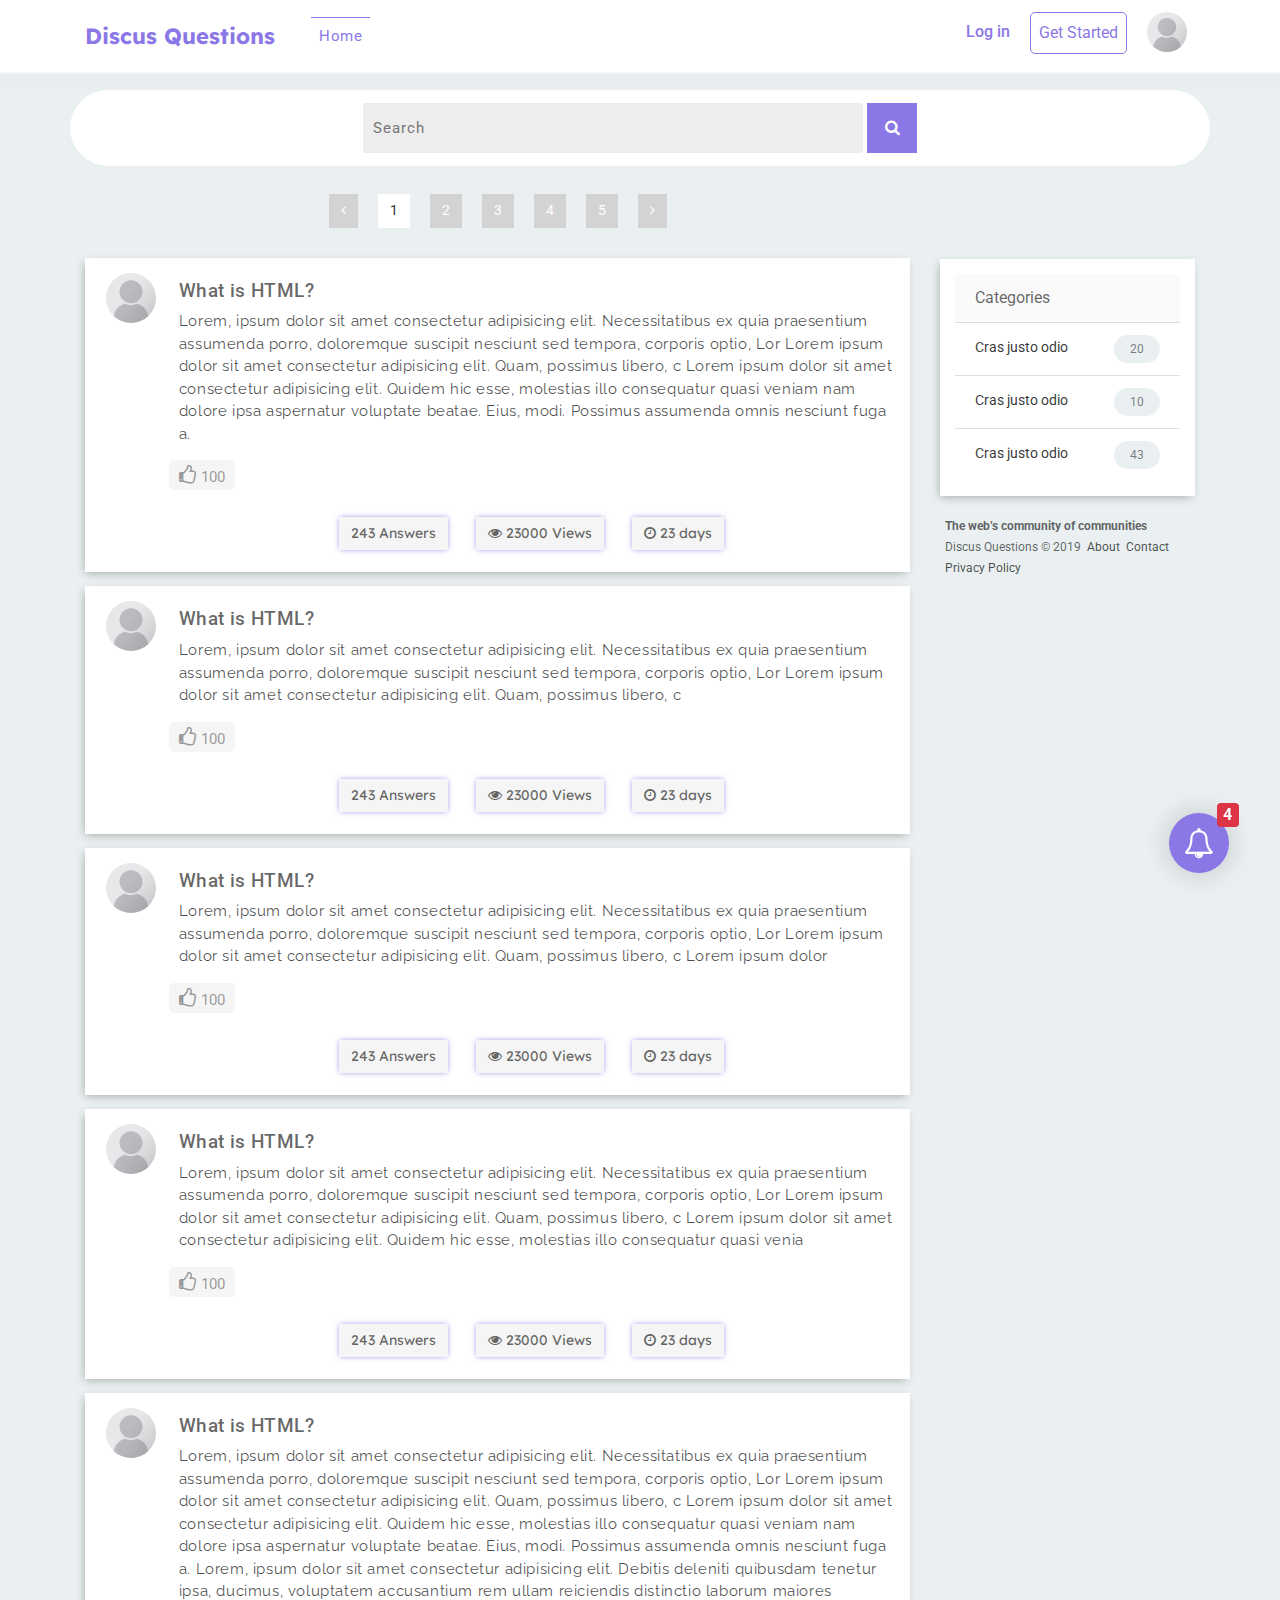
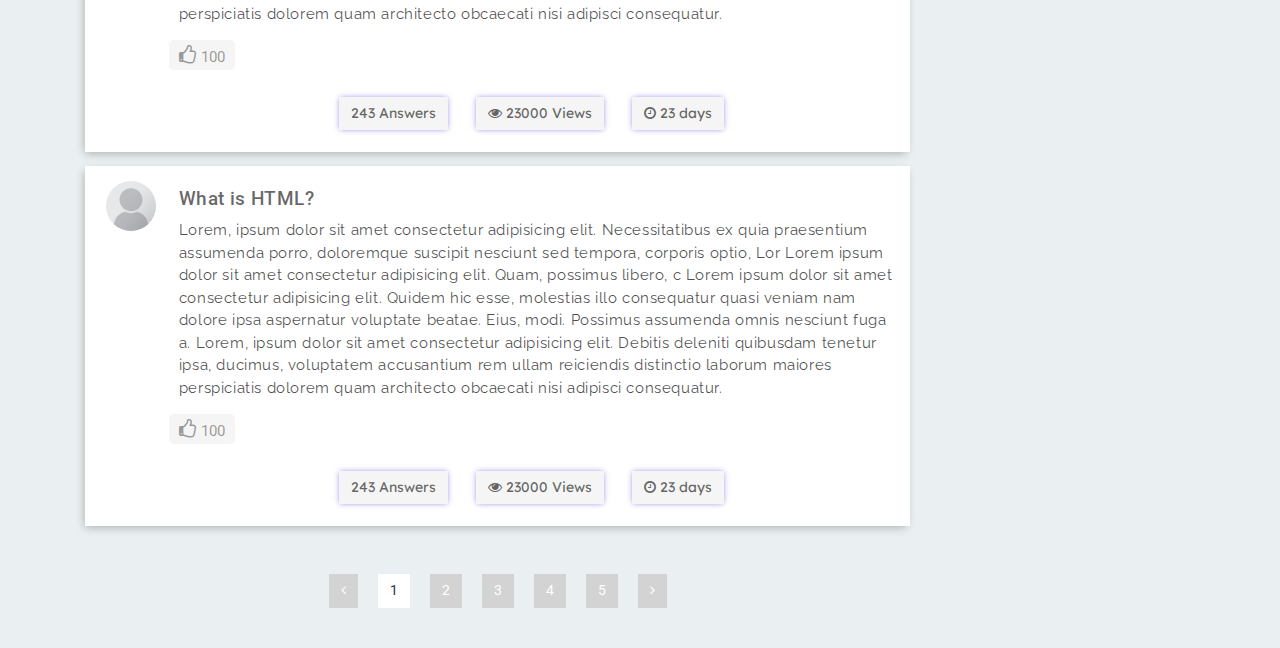
<file: index.html>
<!DOCTYPE html>
<html lang="en">

<head>
    <!-- Required meta tags -->
    <meta charset="utf-8">
    <meta name="viewport" content="width=device-width, initial-scale=1, shrink-to-fit=no">

    <!-- Bootstrap CSS -->
    <link rel="stylesheet" href="https://stackpath.bootstrapcdn.com/bootstrap/4.3.1/css/bootstrap.min.css"
        integrity="sha384-ggOyR0iXCbMQv3Xipma34MD+dH/1fQ784/j6cY/iJTQUOhcWr7x9JvoRxT2MZw1T" crossorigin="anonymous">

    <!-- Font Awesome -->
    <link rel="stylesheet" href="https://stackpath.bootstrapcdn.com/font-awesome/4.7.0/css/font-awesome.min.css">

    <!-- Google Fonts -->
    <link href="https://fonts.googleapis.com/css?family=Lexend+Deca|Raleway|Roboto&display=swap" rel="stylesheet">

    <!-- Custom CSS -->
    <link rel="stylesheet" href="css/index.css">

    <title>Discus Questions</title>
</head>

<body>

    <section id="nav-bar">
        <nav class="navbar navbar-expand-lg navbar-light">
            <div class="container">
                <a class="navbar-brand" href="index.html">Discus Questions</a>
                <button class="navbar-toggler" type="button" data-toggle="collapse" data-target="#navbarNav"
                    aria-controls="navbarNav" aria-expanded="false" aria-label="Toggle navigation">
                    <span class="navbar-toggler-icon"></span>
                </button>
                <div class="collapse navbar-collapse" id="navbarNav">
                    <ul class="navbar-nav left-nav">
                        <li class="nav-item">
                            <a class="nav-link nav-active" href="index.html">Home</a>
                        </li>
                    </ul>
                    <ul class="navbar-nav ml-auto right-nav">
                        <li class="nav-item">
                            <a class="nav-link nav-login" href="login.html">Log in</a>
                        </li>
                        <li class="nav-item">
                            <a class="nav-link nav-signup text-center" href="register.html">Get Started</a>
                        </li>
                        <li class="nav-item">
                            <a class="nav-link" href="account.html"><img class="nav-user-profile" src="images/Portrait_Placeholder.png"></a>
                        </li>
                        <!-- <li class="nav-item">
                            <a class="nav-link nav-signup" href="#">Logout</a>
                        </li> -->
                    </ul>
                </div>
            </div>
        </nav>
    </section>

    <!-- ---------------- Search ---------------- -->

    <section id="search">
        <div class="container search">
            <form>
                <input type="search" placeholder="Search">
                <button type="submit"><i class="fa fa-search" aria-hidden="true"></i></button>
            </form>
        </div>
    </section>

    <!-- <div class="container">
        <div class="my-4 alert alert-warning alert-dismissible fade show" id="main-alert" role="alert">
            <strong>Holy guacamole!</strong> You should check in on some of those fields below.
            <button type="button" class="close" data-dismiss="alert" aria-label="Close">
                <span aria-hidden="true">&times;</span>
            </button>
        </div>
    </div> -->


    <!-- ---------------- Notifications ---------------- -->

    <section id="noti-box">
        <h4 class="header">Notifications</h4>

        <div class="card box">
            <ul class="d-flex">
                <li>
                    <img src="images/Portrait_Placeholder.png">
                </li>
                <li>
                    <p><b>Akash Gupta </b>answered your questions and recently upvoted your questions.</p>
                    <div class="posted-at">2 days</div>
                    <div class="opt">
                        <div class="dropdown">
                            <button class="btn" type="button" id="dropdownMenuButton" data-toggle="dropdown"
                                aria-haspopup="true" aria-expanded="false">
                                <i class="fa fa-ellipsis-v" aria-hidden="true"></i>
                            </button>
                            <div class="dropdown-menu" aria-labelledby="dropdownMenuButton">
                                <a class="dropdown-item" href="#">Remove this notification</a>
                            </div>
                        </div>
                    </div>
                </li>
            </ul>
        </div>

        <div class="card box">
            <ul class="d-flex">
                <li>
                    <img src="images/Portrait_Placeholder.png">
                </li>
                <li>
                    <p><b>Akash Gupta </b>answered your questions and recently upvoted your questions.</p>
                    <div class="posted-at">2 days</div>
                    <div class="opt">
                        <div class="dropdown">
                            <button class="btn" type="button" id="dropdownMenuButton" data-toggle="dropdown"
                                aria-haspopup="true" aria-expanded="false">
                                <i class="fa fa-ellipsis-v" aria-hidden="true"></i>
                            </button>
                            <div class="dropdown-menu" aria-labelledby="dropdownMenuButton">
                                <a class="dropdown-item" href="#">Remove this notification</a>
                            </div>
                        </div>
                    </div>
                </li>
            </ul>
        </div>

        <div class="card box">
            <ul class="d-flex">
                <li>
                    <img src="images/Portrait_Placeholder.png">
                </li>
                <li>
                    <p><b>Akash Gupta </b>answered your questions and recently upvoted your questions.</p>
                    <div class="posted-at">2 days</div>
                    <div class="opt">
                        <div class="dropdown">
                            <button class="btn" type="button" id="dropdownMenuButton" data-toggle="dropdown"
                                aria-haspopup="true" aria-expanded="false">
                                <i class="fa fa-ellipsis-v" aria-hidden="true"></i>
                            </button>
                            <div class="dropdown-menu" aria-labelledby="dropdownMenuButton">
                                <a class="dropdown-item" href="#">Remove this notification</a>
                            </div>
                        </div>
                    </div>
                </li>
            </ul>
        </div>

        <div class="card box">
            <ul class="d-flex">
                <li>
                    <img src="images/Portrait_Placeholder.png">
                </li>
                <li>
                    <p><b>Akash Gupta </b>answered your questions and recently upvoted your questions.</p>
                    <div class="posted-at">2 days</div>
                    <div class="opt">
                        <div class="dropdown">
                            <button class="btn" type="button" id="dropdownMenuButton" data-toggle="dropdown"
                                aria-haspopup="true" aria-expanded="false">
                                <i class="fa fa-ellipsis-v" aria-hidden="true"></i>
                            </button>
                            <div class="dropdown-menu" aria-labelledby="dropdownMenuButton">
                                <a class="dropdown-item" href="#">Remove this notification</a>
                            </div>
                        </div>
                    </div>
                </li>
            </ul>
        </div>
    </section>

    <section id="notification">
        <button class="btn">
            <i class="fa fa-bell-o" aria-hidden="true"></i> <span class="badge badge-danger">4</span>
        </button>
    </section>

    <!-- ---------------- Main ---------------- -->
    <section id="main" class="mt-2">
        <div class="container">
            <div class="row">
                <div class="col-md-9">
                    <!-- ---------------- Pagination ---------------- -->
                    <div id="pagination">
                        <nav aria-label="Page navigation example">
                            <ul class="pagination">
                                <li class="page-item"><a class="page-link" href="#"><i class="fa fa-angle-left"
                                            aria-hidden="true"></i></a></li>
                                <li class="page-item"><a class="page-link link-active" href="#">1</a></li>
                                <li class="page-item"><a class="page-link" href="#">2</a></li>
                                <li class="page-item"><a class="page-link" href="#">3</a></li>
                                <li class="page-item"><a class="page-link" href="#">4</a></li>
                                <li class="page-item"><a class="page-link" href="#">5</a></li>
                                <li class="page-item"><a class="page-link" href="#"><i class="fa fa-angle-right"
                                            aria-hidden="true"></i></a></li>
                            </ul>
                        </nav>
                    </div>
                    <div class="card box">
                        <div class="row">
                            <div class="col-md-1 profile">
                                <div class="media">
                                    <a href="account.html"><img src="images/Portrait_Placeholder.png"></a>
                                </div>
                            </div>
                            <div class="col-md-11 content">
                                <h1><a href="question.html">What is HTML?</a></h1>
                                <p>Lorem, ipsum dolor sit amet consectetur adipisicing elit. Necessitatibus ex quia
                                    praesentium assumenda porro, doloremque suscipit nesciunt sed tempora, corporis
                                    optio, Lor Lorem ipsum dolor sit amet consectetur adipisicing elit. Quam, possimus
                                    libero, c Lorem ipsum dolor sit amet consectetur adipisicing elit. Quidem hic esse,
                                    molestias illo consequatur quasi veniam nam dolore ipsa aspernatur voluptate beatae.
                                    Eius, modi. Possimus assumenda omnis nesciunt fuga a. </p>
                                <div class="upvote">
                                    <button title="Like"><i class="fa fa-thumbs-o-up" aria-hidden="true"></i> <span
                                            class="likes">100</span></button>
                                </div>
                                <div class="detail">
                                    <div class="list">
                                        <div class="answers">243 Answers</div>
                                        <div class="views"><i class="fa fa-eye" aria-hidden="true"></i> 23000 Views
                                        </div>
                                        <div class="posted-at"><i class="fa fa-clock-o" aria-hidden="true"></i> 23 days
                                        </div>
                                    </div>
                                </div>
                            </div>
                        </div>
                    </div>

                    <div class="card box">
                        <div class="row">
                            <div class="col-md-1 profile">
                                <div class="media">
                                    <a href="account.html"><img src="images/Portrait_Placeholder.png"></a>
                                </div>
                            </div>
                            <div class="col-md-11 content">
                                <h1><a href="question.html">What is HTML?</a></h1>
                                <p>Lorem, ipsum dolor sit amet consectetur adipisicing elit. Necessitatibus ex quia
                                    praesentium assumenda porro, doloremque suscipit nesciunt sed tempora, corporis
                                    optio, Lor Lorem ipsum dolor sit amet consectetur adipisicing elit. Quam, possimus
                                    libero, c </p>
                                <div class="upvote">
                                    <button title="Like"><i class="fa fa-thumbs-o-up" aria-hidden="true"></i> <span
                                            class="likes">100</span></button>
                                </div>
                                <div class="detail">
                                    <div class="list">
                                        <div class="answers">243 Answers</div>
                                        <div class="views"><i class="fa fa-eye" aria-hidden="true"></i> 23000 Views
                                        </div>
                                        <div class="posted-at"><i class="fa fa-clock-o" aria-hidden="true"></i> 23 days
                                        </div>
                                    </div>
                                </div>
                            </div>
                        </div>
                    </div>

                    <div class="card box">
                        <div class="row">
                            <div class="col-md-1 profile">
                                <div class="media">
                                    <a href="account.html"><img src="images/Portrait_Placeholder.png"></a>
                                </div>
                            </div>
                            <div class="col-md-11 content">
                                <h1><a href="question.html">What is HTML?</a></h1>
                                <p>Lorem, ipsum dolor sit amet consectetur adipisicing elit. Necessitatibus ex quia
                                    praesentium assumenda porro, doloremque suscipit nesciunt sed tempora, corporis
                                    optio, Lor Lorem ipsum dolor sit amet consectetur adipisicing elit. Quam, possimus
                                    libero, c Lorem ipsum dolor </p>
                                <div class="upvote">
                                    <button title="Like"><i class="fa fa-thumbs-o-up" aria-hidden="true"></i> <span
                                            class="likes">100</span></button>
                                </div>
                                <div class="detail">
                                    <div class="list">
                                        <div class="answers">243 Answers</div>
                                        <div class="views"><i class="fa fa-eye" aria-hidden="true"></i> 23000 Views
                                        </div>
                                        <div class="posted-at"><i class="fa fa-clock-o" aria-hidden="true"></i> 23 days
                                        </div>
                                    </div>
                                </div>
                            </div>
                        </div>
                    </div>

                    <div class="card box">
                        <div class="row">
                            <div class="col-md-1 profile">
                                <div class="media">
                                    <a href="account.html"><img src="images/Portrait_Placeholder.png"></a>
                                </div>
                            </div>
                            <div class="col-md-11 content">
                                <h1><a href="question.html">What is HTML?</a></h1>
                                <p>Lorem, ipsum dolor sit amet consectetur adipisicing elit. Necessitatibus ex quia
                                    praesentium assumenda porro, doloremque suscipit nesciunt sed tempora, corporis
                                    optio, Lor Lorem ipsum dolor sit amet consectetur adipisicing elit. Quam, possimus
                                    libero, c Lorem ipsum dolor sit amet consectetur adipisicing elit. Quidem hic esse,
                                    molestias illo consequatur quasi venia</p>
                                <div class="upvote">
                                    <button title="Like"><i class="fa fa-thumbs-o-up" aria-hidden="true"></i> <span
                                            class="likes">100</span></button>
                                </div>
                                <div class="detail">
                                    <div class="list">
                                        <div class="answers">243 Answers</div>
                                        <div class="views"><i class="fa fa-eye" aria-hidden="true"></i> 23000 Views
                                        </div>
                                        <div class="posted-at"><i class="fa fa-clock-o" aria-hidden="true"></i> 23 days
                                        </div>
                                    </div>
                                </div>
                            </div>
                        </div>
                    </div>

                    <div class="card box">
                        <div class="row">
                            <div class="col-md-1 profile">
                                <div class="media">
                                    <a href="account.html"><img src="images/Portrait_Placeholder.png"></a>
                                </div>
                            </div>
                            <div class="col-md-11 content">
                                <h1><a href="question.html">What is HTML?</a></h1>
                                <p>Lorem, ipsum dolor sit amet consectetur adipisicing elit. Necessitatibus ex quia
                                    praesentium assumenda porro, doloremque suscipit nesciunt sed tempora, corporis
                                    optio, Lor Lorem ipsum dolor sit amet consectetur adipisicing elit. Quam, possimus
                                    libero, c Lorem ipsum dolor sit amet consectetur adipisicing elit. Quidem hic esse,
                                    molestias illo consequatur quasi veniam nam dolore ipsa aspernatur voluptate beatae.
                                    Eius, modi. Possimus assumenda omnis nesciunt fuga a. Lorem, ipsum dolor sit amet
                                    consectetur adipisicing elit. Debitis deleniti quibusdam tenetur ipsa, ducimus,
                                    voluptatem accusantium rem ullam reiciendis distinctio laborum maiores perspiciatis
                                    dolorem quam architecto obcaecati nisi adipisci consequatur.</p>
                                <div class="upvote">
                                    <button title="Like"><i class="fa fa-thumbs-o-up" aria-hidden="true"></i> <span
                                            class="likes">100</span></button>
                                </div>
                                <div class="detail">
                                    <div class="list">
                                        <div class="answers">243 Answers</div>
                                        <div class="views"><i class="fa fa-eye" aria-hidden="true"></i> 23000 Views
                                        </div>
                                        <div class="posted-at"><i class="fa fa-clock-o" aria-hidden="true"></i> 23 days
                                        </div>
                                    </div>
                                </div>
                            </div>
                        </div>
                    </div>

                    <div class="card box">
                        <div class="row">
                            <div class="col-md-1 profile">
                                <div class="media">
                                    <a href="account.html"><img src="images/Portrait_Placeholder.png"></a>
                                </div>
                            </div>
                            <div class="col-md-11 content">
                                <h1><a href="question.html">What is HTML?</a></h1>
                                <p>Lorem, ipsum dolor sit amet consectetur adipisicing elit. Necessitatibus ex quia
                                    praesentium assumenda porro, doloremque suscipit nesciunt sed tempora, corporis
                                    optio, Lor Lorem ipsum dolor sit amet consectetur adipisicing elit. Quam, possimus
                                    libero, c Lorem ipsum dolor sit amet consectetur adipisicing elit. Quidem hic esse,
                                    molestias illo consequatur quasi veniam nam dolore ipsa aspernatur voluptate beatae.
                                    Eius, modi. Possimus assumenda omnis nesciunt fuga a. Lorem, ipsum dolor sit amet
                                    consectetur adipisicing elit. Debitis deleniti quibusdam tenetur ipsa, ducimus,
                                    voluptatem accusantium rem ullam reiciendis distinctio laborum maiores perspiciatis
                                    dolorem quam architecto obcaecati nisi adipisci consequatur.</p>
                                <div class="upvote">
                                    <button title="Like"><i class="fa fa-thumbs-o-up" aria-hidden="true"></i> <span
                                            class="likes">100</span></button>
                                </div>
                                <div class="detail">
                                    <div class="list">
                                        <div class="answers">243 Answers</div>
                                        <div class="views"><i class="fa fa-eye" aria-hidden="true"></i> 23000 Views
                                        </div>
                                        <div class="posted-at"><i class="fa fa-clock-o" aria-hidden="true"></i> 23 days
                                        </div>
                                    </div>
                                </div>
                            </div>
                        </div>
                    </div>

                    <!-- ---------------- Pagination ---------------- -->
                    <div id="pagination" class="mt-5 mb-4">
                        <nav aria-label="Page navigation example">
                            <ul class="pagination">
                                <li class="page-item"><a class="page-link" href="#"><i class="fa fa-angle-left"
                                            aria-hidden="true"></i></a></li>
                                <li class="page-item"><a class="page-link link-active" href="#">1</a></li>
                                <li class="page-item"><a class="page-link" href="#">2</a></li>
                                <li class="page-item"><a class="page-link" href="#">3</a></li>
                                <li class="page-item"><a class="page-link" href="#">4</a></li>
                                <li class="page-item"><a class="page-link" href="#">5</a></li>
                                <li class="page-item"><a class="page-link" href="#"><i class="fa fa-angle-right"
                                            aria-hidden="true"></i></a></li>
                            </ul>
                        </nav>
                    </div>

                </div>

                <!-- ---------------- Category ---------------- -->
                <div class="col-md-3">
                    <div class="categories">
                        <div class="card">
                            <div class="card-header">
                                Categories
                            </div>
                            <ul class="list-group list-group-flush p-0 m-0">
                                <li class="list-group-item"><a href="">Cras justo odio</a><span>20</span></li>
                                <li class="list-group-item"><a href="">Cras justo odio</a><span>10</span></li>
                                <li class="list-group-item"><a href="">Cras justo odio</a><span>43</span></li>
                            </ul>
                        </div>
                    </div>
                    <div class="info">
                        <b>The web’s community of communities</b>
                        <ul>
                            <li>Discus Questions © 2019</li>
                            <li><a href="">About</a></li>
                            <li><a href="">Contact</a></li>
                            <li><a href="">Privacy Policy</a></li>
                        </ul>
                    </div>
                </div>
            </div>
        </div>
    </section>

    <!-- Optional JavaScript -->
    <!-- jQuery first, then Popper.js, then Bootstrap JS -->
    <script src="https://code.jquery.com/jquery-3.3.1.slim.min.js"
        integrity="sha384-q8i/X+965DzO0rT7abK41JStQIAqVgRVzpbzo5smXKp4YfRvH+8abtTE1Pi6jizo"
        crossorigin="anonymous"></script>
    <script src="https://cdnjs.cloudflare.com/ajax/libs/popper.js/1.14.7/umd/popper.min.js"
        integrity="sha384-UO2eT0CpHqdSJQ6hJty5KVphtPhzWj9WO1clHTMGa3JDZwrnQq4sF86dIHNDz0W1"
        crossorigin="anonymous"></script>
    <script src="https://stackpath.bootstrapcdn.com/bootstrap/4.3.1/js/bootstrap.min.js"
        integrity="sha384-JjSmVgyd0p3pXB1rRibZUAYoIIy6OrQ6VrjIEaFf/nJGzIxFDsf4x0xIM+B07jRM"
        crossorigin="anonymous"></script>

    <!-- Custom JavaScript -->
    <script>
        $("#notification").click(() => {
            $("#noti-box").toggle();
        });
    </script>
</body>

</html>
</file>
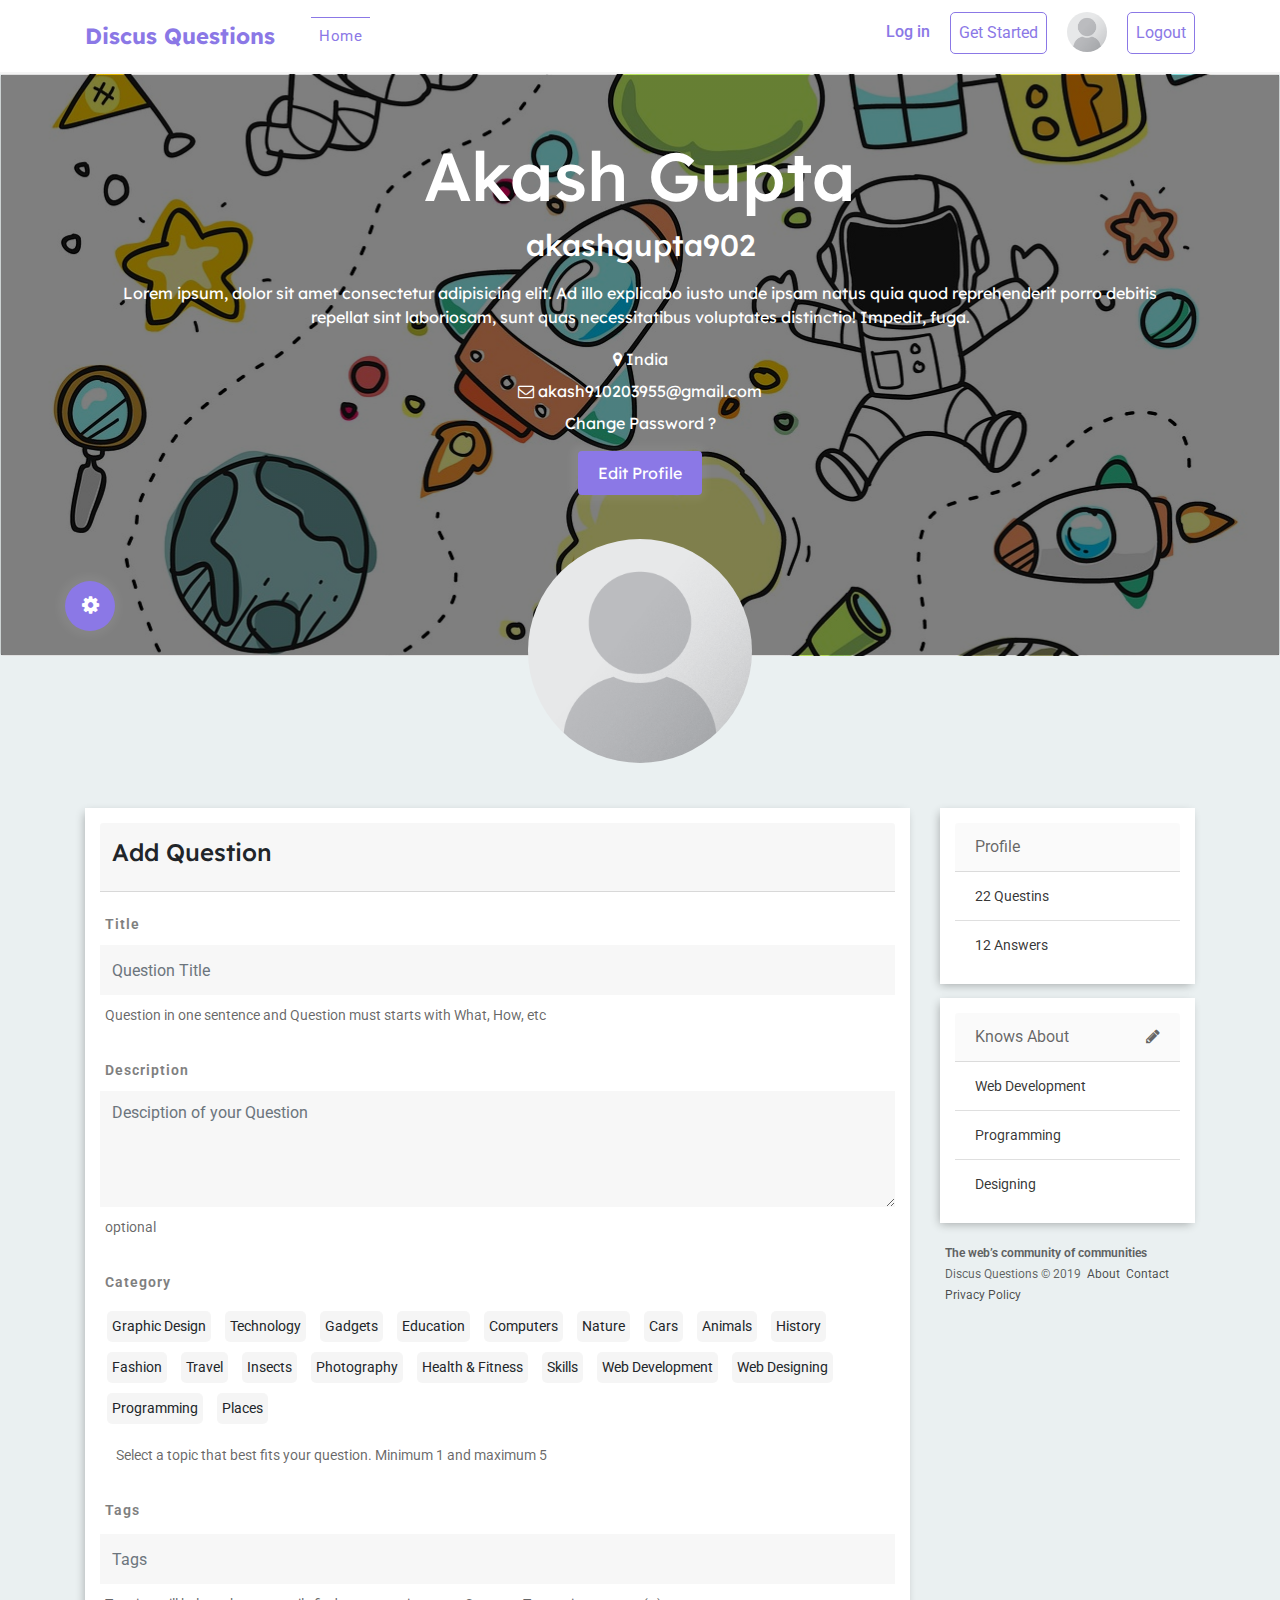
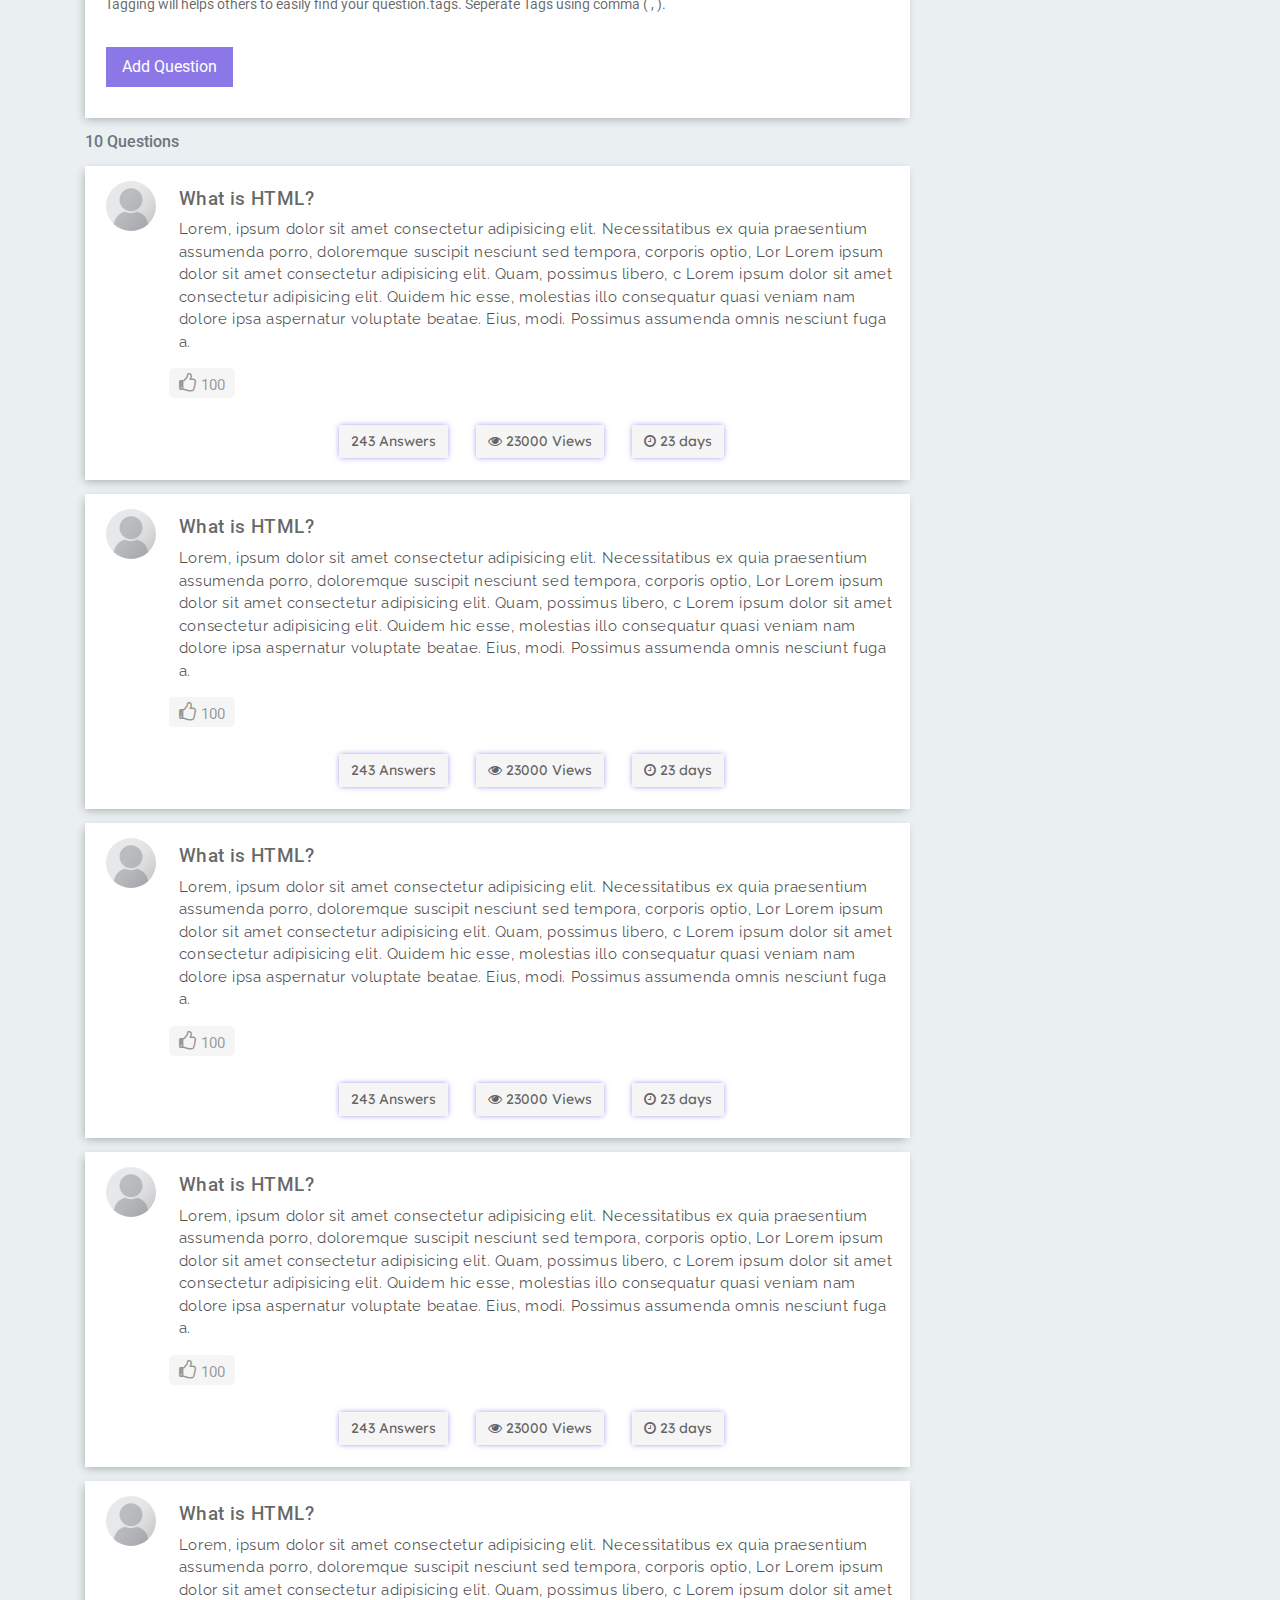
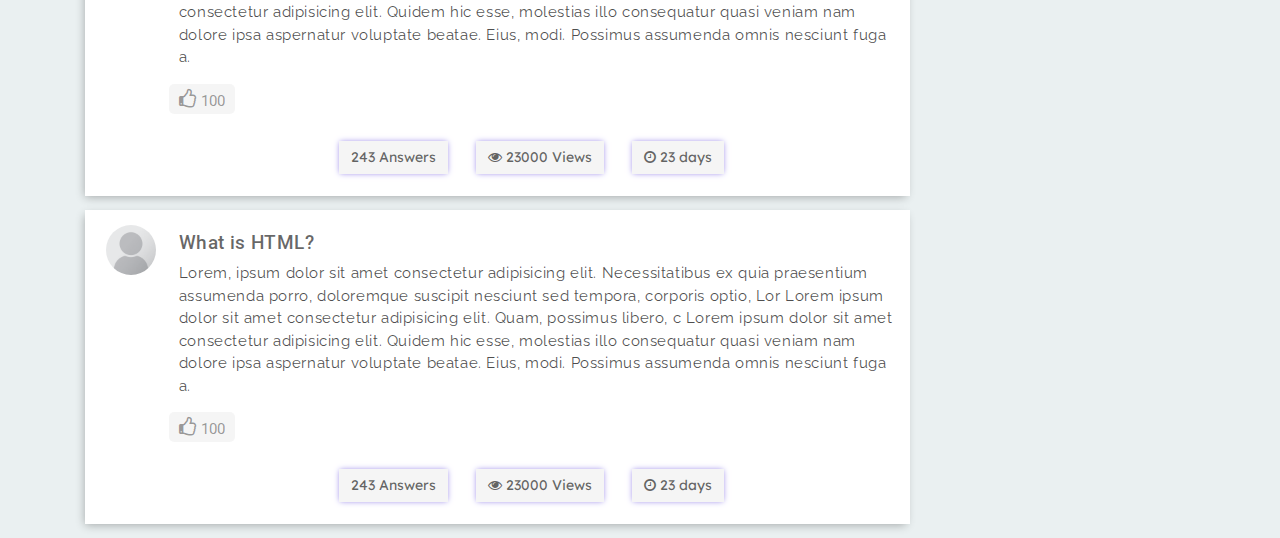
<file: account.html>
<!DOCTYPE html>
<html lang="en">

<head>
    <!-- Required meta tags -->
    <meta charset="utf-8">
    <meta name="viewport" content="width=device-width, initial-scale=1, shrink-to-fit=no">

    <!-- Bootstrap CSS -->
    <link rel="stylesheet" href="https://stackpath.bootstrapcdn.com/bootstrap/4.3.1/css/bootstrap.min.css"
        integrity="sha384-ggOyR0iXCbMQv3Xipma34MD+dH/1fQ784/j6cY/iJTQUOhcWr7x9JvoRxT2MZw1T" crossorigin="anonymous">

    <!-- Font Awesome -->
    <link rel="stylesheet" href="https://stackpath.bootstrapcdn.com/font-awesome/4.7.0/css/font-awesome.min.css">

    <!-- Google Fonts -->
    <link href="https://fonts.googleapis.com/css?family=Lexend+Deca|Raleway|Roboto&display=swap" rel="stylesheet">

    <!-- Custom CSS -->
    <link rel="stylesheet" href="css/index.css">
    <link rel="stylesheet" href="css/account.css">

    <title>Discus Questions</title>
</head>

<body>

    <section id="nav-bar">
        <nav class="navbar navbar-expand-lg navbar-light">
            <div class="container">
                <a class="navbar-brand" href="index.html">Discus Questions</a>
                <button class="navbar-toggler" type="button" data-toggle="collapse" data-target="#navbarNav"
                    aria-controls="navbarNav" aria-expanded="false" aria-label="Toggle navigation">
                    <span class="navbar-toggler-icon"></span>
                </button>
                <div class="collapse navbar-collapse" id="navbarNav">
                    <ul class="navbar-nav left-nav">
                        <li class="nav-item">
                            <a class="nav-link nav-active" href="index.html">Home</a>
                        </li>
                    </ul>
                    <ul class="navbar-nav ml-auto right-nav">
                        <li class="nav-item">
                            <a class="nav-link nav-login" href="login.html">Log in</a>
                        </li>
                        <li class="nav-item">
                            <a class="nav-link nav-signup text-center" href="register.html">Get Started</a>
                        </li>
                        <li class="nav-item">
                            <a class="nav-link" href="account.html">
                                <img class="nav-user-profile" src="images/Portrait_Placeholder.png">
                            </a>
                        </li>
                        <li class="nav-item">
                            <a class="nav-link nav-signup" href="#">Logout</a>
                        </li>
                    </ul>
                </div>
            </div>
        </nav>
    </section>

    <section class="user-profile">
        <div class="card box text-center">
            <div class="user-details">
                <div id="setting">
                    <div class="dropdown">
                        <button class="btn" type="button" id="dropdownMenuButton" data-toggle="dropdown"
                            aria-haspopup="true" aria-expanded="false">
                            <i class="fa fa-cog" aria-hidden="true"></i>
                        </button>
                        <div class="dropdown-menu" aria-labelledby="dropdownMenuButton">
                            <a class="dropdown-item btn-danger" href="#">Delete Account</a>
                        </div>
                    </div>
                </div>
                <h2>Akash Gupta</h2>
                <h3>akashgupta902</h3>
                <p class="desc">Lorem ipsum, dolor sit amet consectetur adipisicing elit. Ad illo explicabo iusto unde
                    ipsam natus quia quod reprehenderit porro debitis repellat sint laboriosam, sunt quas necessitatibus
                    voluptates distinctio! Impedit, fuga.</p>
                <p class="location"><i class="fa fa-map-marker" aria-hidden="true"></i> India</p>
                <p class="email"><i class="fa fa-envelope-o" aria-hidden="true"></i> akash910203955@gmail.com</p>
                <p><a href="" style="color: #fff;">Change Password ?</a></p>
                <!-- Button trigger modal -->
                <button type="button" class="btn mt-2" data-toggle="modal" data-target="#exampleModal">
                    Edit Profile
                </button>

                <!-- Modal -->
                <div class="modal fade" id="exampleModal" tabindex="-1" role="dialog"
                    aria-labelledby="exampleModalLabel" aria-hidden="true">
                    <div class="modal-dialog" role="document">
                        <div class="modal-content">
                            <div class="modal-header">
                                <h5 class="modal-title" id="exampleModalLabel">Edit Your Profile</h5>
                                <button type="button" class="close" data-dismiss="modal" aria-label="Close">
                                    <span aria-hidden="true">&times;</span>
                                </button>
                            </div>
                            <div class="modal-body">
                                <form action="">
                                    <div style="display: none;" class="alert alert-warning form-alert" role="alert">
                                        <span id="form-alert"></span>
                                    </div>
                                    <input type="text" name="name" id="save-name" placeholder="Name"
                                        class="form-control">
                                    <textarea name="about-user" id="save-desc" rows="3" class="form-control"
                                        placeholder="Wite about yourself"></textarea>
                                    <input type="text" id="save-location" placeholder="Location" class="form-control">
                                    <div class="custom-control float-left my-2 custom-switch">
                                        <input type="checkbox" class="custom-control-input" id="customSwitch1">
                                        <label class="custom-control-label" for="customSwitch1">Show Email Address to
                                            Public</label>
                                    </div>
                                    <button type="submit" class="btn" id="save-btn">Save</button>
                                </form>
                            </div>
                        </div>
                    </div>
                </div>
            </div>
            <div class="user-img">
                <img src="images/Portrait_Placeholder.png" class="card-img-top">
                <div class="user-img-inp">
                    <form action="" id="form-userimg">
                        <input type="file" name="user-img" onchange="submitForm()" id="user-img" style="display: none;">
                    </form>
                </div>
                <div class="img-select-btn">
                    <button onclick="UserImg()" class="btn">Choose File</button>
                </div>
            </div>
        </div>
    </section>

    <!-- alerts -->
    <div id="alerts">
        <div class="container">
            <div class="alert alert-warning alert-dismissible fade show" role="alert">
                <span id="alert">How </span>
                <button type="button" class="close" data-dismiss="alert" aria-label="Close">
                    <span aria-hidden="true">&times;</span>
                </button>
            </div>
        </div>
    </div>

    <!-- ---------------- Main ---------------- -->
    <section id="main" class="mt-2">
        <div class="container">
            <div class="row">
                <div class="col-md-9">
                    <div class="add-Question">
                        <div class="card box mt-4">
                            <div class="card-header">
                                <h1>Add Question</h1>
                            </div>
                            <form action="">
                                <div class="field">
                                    <h3>Title</h3>
                                    <input type="text" name="title" id="title" autocomplete="off" class="form-control"
                                        placeholder="Question Title">
                                    <p>Question in one sentence and Question must starts with What, How, etc</p>
                                </div>

                                <div class="field">
                                    <h3 style="margin-top: 36px;">Description</h3>
                                    <textarea name="desc" id="desc" class="form-control"
                                        placeholder="Desciption of your Question" rows="4"></textarea>
                                    <p>optional</p>
                                </div>

                                <div class="field">
                                    <h3 style="margin-top: 36px;">Category</h3>
                                    <div class="categories">
                                        <input type="text" id="category-input" style="display: none;">
                                        <ul>
                                            <li class="category" id="Graphic Design">Graphic Design</li>
                                            <li class="category" id="Technology">Technology</li>
                                            <li class="category" id="Gadgets">Gadgets</li>
                                            <li class="category" id="Education">Education</li>
                                            <li class="category" id="Computers">Computers</li>
                                            <li class="category" id="Nature">Nature</li>
                                            <li class="category" id="Cars">Cars</li>
                                            <li class="category" id="Animals">Animals</li>
                                            <li class="category" id="History">History</li>
                                            <li class="category" id="Fashion">Fashion</li>
                                            <li class="category" id="Travel">Travel</li>
                                            <li class="category" id="Insects">Insects</li>
                                            <li class="category" id="Photography">Photography</li>
                                            <li class="category" id="Health & Fitness">Health & Fitness</li>
                                            <li class="category" id="Skills">Skills</li>
                                            <li class="category" id="Web Development">Web Development</li>
                                            <li class="category" id="Web Designing">Web Designing</li>
                                            <li class="category" id="Programming">Programming</li>
                                            <li class="category" id="Places">Places</li>
                                        </ul>
                                    </div>
                                    <p class="ml-3">Select a topic that best fits your question. Minimum 1
                                        and maximum 5</p>
                                </div>

                                <div class="field">
                                    <h3 style="margin-top: 36px;" class="mb-3">Tags</h3>
                                    <input type="text" id="tags" autocomplete="off" placeholder="Tags"
                                        class="form-control">
                                    <p class="mb-4">Tagging will helps others to easily find your question.tags.
                                        Seperate Tags using comma ( , ).</p>
                                </div>
                                <button class="mb-3 mt-2" id="add-btn">Add Question</button>
                            </form>
                        </div>
                    </div>
                    <h6 class="text-muted">10 Questions</span></h6>

                    <div class="card box">
                        <div class="row">
                            <div class="col-md-1 profile">
                                <div class="media">
                                    <a href="account.html"><img src="images/Portrait_Placeholder.png"></a>
                                </div>
                            </div>
                            <div class="col-md-11 content">
                                <h1><a href="question.html">What is HTML?</a></h1>
                                <p>Lorem, ipsum dolor sit amet consectetur adipisicing elit. Necessitatibus ex quia
                                    praesentium assumenda porro, doloremque suscipit nesciunt sed tempora, corporis
                                    optio, Lor Lorem ipsum dolor sit amet consectetur adipisicing elit. Quam, possimus
                                    libero, c Lorem ipsum dolor sit amet consectetur adipisicing elit. Quidem hic esse,
                                    molestias illo consequatur quasi veniam nam dolore ipsa aspernatur voluptate beatae.
                                    Eius, modi. Possimus assumenda omnis nesciunt fuga a. </p>
                                <div class="upvote">
                                    <button title="Like"><i class="fa fa-thumbs-o-up" aria-hidden="true"></i> <span
                                            class="likes">100</span></button>
                                </div>
                                <div class="detail">
                                    <div class="list">
                                        <div class="answers">243 Answers</div>
                                        <div class="views"><i class="fa fa-eye" aria-hidden="true"></i> 23000 Views
                                        </div>
                                        <div class="posted-at"><i class="fa fa-clock-o" aria-hidden="true"></i> 23 days
                                        </div>
                                    </div>
                                </div>
                            </div>
                        </div>
                    </div>
                    <div class="card box">
                        <div class="row">
                            <div class="col-md-1 profile">
                                <div class="media">
                                    <a href="account.html"><img src="images/Portrait_Placeholder.png"></a>
                                </div>
                            </div>
                            <div class="col-md-11 content">
                                <h1><a href="question.html">What is HTML?</a></h1>
                                <p>Lorem, ipsum dolor sit amet consectetur adipisicing elit. Necessitatibus ex quia
                                    praesentium assumenda porro, doloremque suscipit nesciunt sed tempora, corporis
                                    optio, Lor Lorem ipsum dolor sit amet consectetur adipisicing elit. Quam, possimus
                                    libero, c Lorem ipsum dolor sit amet consectetur adipisicing elit. Quidem hic esse,
                                    molestias illo consequatur quasi veniam nam dolore ipsa aspernatur voluptate beatae.
                                    Eius, modi. Possimus assumenda omnis nesciunt fuga a. </p>
                                <div class="upvote">
                                    <button title="Like"><i class="fa fa-thumbs-o-up" aria-hidden="true"></i> <span
                                            class="likes">100</span></button>
                                </div>
                                <div class="detail">
                                    <div class="list">
                                        <div class="answers">243 Answers</div>
                                        <div class="views"><i class="fa fa-eye" aria-hidden="true"></i> 23000 Views
                                        </div>
                                        <div class="posted-at"><i class="fa fa-clock-o" aria-hidden="true"></i> 23 days
                                        </div>
                                    </div>
                                </div>
                            </div>
                        </div>
                    </div>
                    <div class="card box">
                        <div class="row">
                            <div class="col-md-1 profile">
                                <div class="media">
                                    <a href="account.html"><img src="images/Portrait_Placeholder.png"></a>
                                </div>
                            </div>
                            <div class="col-md-11 content">
                                <h1><a href="question.html">What is HTML?</a></h1>
                                <p>Lorem, ipsum dolor sit amet consectetur adipisicing elit. Necessitatibus ex quia
                                    praesentium assumenda porro, doloremque suscipit nesciunt sed tempora, corporis
                                    optio, Lor Lorem ipsum dolor sit amet consectetur adipisicing elit. Quam, possimus
                                    libero, c Lorem ipsum dolor sit amet consectetur adipisicing elit. Quidem hic esse,
                                    molestias illo consequatur quasi veniam nam dolore ipsa aspernatur voluptate beatae.
                                    Eius, modi. Possimus assumenda omnis nesciunt fuga a. </p>
                                <div class="upvote">
                                    <button title="Like"><i class="fa fa-thumbs-o-up" aria-hidden="true"></i> <span
                                            class="likes">100</span></button>
                                </div>
                                <div class="detail">
                                    <div class="list">
                                        <div class="answers">243 Answers</div>
                                        <div class="views"><i class="fa fa-eye" aria-hidden="true"></i> 23000 Views
                                        </div>
                                        <div class="posted-at"><i class="fa fa-clock-o" aria-hidden="true"></i> 23 days
                                        </div>
                                    </div>
                                </div>
                            </div>
                        </div>
                    </div>
                    <div class="card box">
                        <div class="row">
                            <div class="col-md-1 profile">
                                <div class="media">
                                    <a href="account.html"><img src="images/Portrait_Placeholder.png"></a>
                                </div>
                            </div>
                            <div class="col-md-11 content">
                                <h1><a href="question.html">What is HTML?</a></h1>
                                <p>Lorem, ipsum dolor sit amet consectetur adipisicing elit. Necessitatibus ex quia
                                    praesentium assumenda porro, doloremque suscipit nesciunt sed tempora, corporis
                                    optio, Lor Lorem ipsum dolor sit amet consectetur adipisicing elit. Quam, possimus
                                    libero, c Lorem ipsum dolor sit amet consectetur adipisicing elit. Quidem hic esse,
                                    molestias illo consequatur quasi veniam nam dolore ipsa aspernatur voluptate beatae.
                                    Eius, modi. Possimus assumenda omnis nesciunt fuga a. </p>
                                <div class="upvote">
                                    <button title="Like"><i class="fa fa-thumbs-o-up" aria-hidden="true"></i> <span
                                            class="likes">100</span></button>
                                </div>
                                <div class="detail">
                                    <div class="list">
                                        <div class="answers">243 Answers</div>
                                        <div class="views"><i class="fa fa-eye" aria-hidden="true"></i> 23000 Views
                                        </div>
                                        <div class="posted-at"><i class="fa fa-clock-o" aria-hidden="true"></i> 23 days
                                        </div>
                                    </div>
                                </div>
                            </div>
                        </div>
                    </div>
                    <div class="card box">
                        <div class="row">
                            <div class="col-md-1 profile">
                                <div class="media">
                                    <a href="account.html"><img src="images/Portrait_Placeholder.png"></a>
                                </div>
                            </div>
                            <div class="col-md-11 content">
                                <h1><a href="question.html">What is HTML?</a></h1>
                                <p>Lorem, ipsum dolor sit amet consectetur adipisicing elit. Necessitatibus ex quia
                                    praesentium assumenda porro, doloremque suscipit nesciunt sed tempora, corporis
                                    optio, Lor Lorem ipsum dolor sit amet consectetur adipisicing elit. Quam, possimus
                                    libero, c Lorem ipsum dolor sit amet consectetur adipisicing elit. Quidem hic esse,
                                    molestias illo consequatur quasi veniam nam dolore ipsa aspernatur voluptate beatae.
                                    Eius, modi. Possimus assumenda omnis nesciunt fuga a. </p>
                                <div class="upvote">
                                    <button title="Like"><i class="fa fa-thumbs-o-up" aria-hidden="true"></i> <span
                                            class="likes">100</span></button>
                                </div>
                                <div class="detail">
                                    <div class="list">
                                        <div class="answers">243 Answers</div>
                                        <div class="views"><i class="fa fa-eye" aria-hidden="true"></i> 23000 Views
                                        </div>
                                        <div class="posted-at"><i class="fa fa-clock-o" aria-hidden="true"></i> 23 days
                                        </div>
                                    </div>
                                </div>
                            </div>
                        </div>
                    </div>
                    <div class="card box">
                        <div class="row">
                            <div class="col-md-1 profile">
                                <div class="media">
                                    <a href="account.html"><img src="images/Portrait_Placeholder.png"></a>
                                </div>
                            </div>
                            <div class="col-md-11 content">
                                <h1><a href="question.html">What is HTML?</a></h1>
                                <p>Lorem, ipsum dolor sit amet consectetur adipisicing elit. Necessitatibus ex quia
                                    praesentium assumenda porro, doloremque suscipit nesciunt sed tempora, corporis
                                    optio, Lor Lorem ipsum dolor sit amet consectetur adipisicing elit. Quam, possimus
                                    libero, c Lorem ipsum dolor sit amet consectetur adipisicing elit. Quidem hic esse,
                                    molestias illo consequatur quasi veniam nam dolore ipsa aspernatur voluptate beatae.
                                    Eius, modi. Possimus assumenda omnis nesciunt fuga a. </p>
                                <div class="upvote">
                                    <button title="Like"><i class="fa fa-thumbs-o-up" aria-hidden="true"></i> <span
                                            class="likes">100</span></button>
                                </div>
                                <div class="detail">
                                    <div class="list">
                                        <div class="answers">243 Answers</div>
                                        <div class="views"><i class="fa fa-eye" aria-hidden="true"></i> 23000 Views
                                        </div>
                                        <div class="posted-at"><i class="fa fa-clock-o" aria-hidden="true"></i> 23 days
                                        </div>
                                    </div>
                                </div>
                            </div>
                        </div>
                    </div>
                </div>

                <div class="col-md-3">
                    <div class="categories mt-4">
                        <div class="card">
                            <div class="card-header">
                                Profile
                            </div>
                            <ul class="list-group list-group-flush p-0 m-0">
                                <li class="list-group-item"><a href="">22 Questins</a></li>
                                <li class="list-group-item"><a href="">12 Answers</a></li>
                            </ul>
                        </div>
                    </div>
                    <div class="categories mt-2">
                        <div class="card">
                            <div class="card-header">
                                Knows About
                                <span class="float-right" style="cursor: pointer;" data-toggle="modal"
                                    data-target="#exampleModal1"><i class="fa fa-pencil" aria-hidden="true"></i></span>
                            </div>
                            <ul class="list-group list-group-flush p-0 m-0">
                                <li class="list-group-item"><a href="">Web Development</a></li>
                                <li class="list-group-item"><a href="">Programming</a></li>
                                <li class="list-group-item"><a href="">Designing</a></li>
                            </ul>
                        </div>
                    </div>
                    <div class="info">
                        <b>The web’s community of communities</b>
                        <ul>
                            <li>Discus Questions © 2019</li>
                            <li><a href="">About</a></li>
                            <li><a href="">Contact</a></li>
                            <li><a href="">Privacy Policy</a></li>
                        </ul>
                    </div>
                </div>

            </div>
        </div>
    </section>

    <!-- Modal -->
    <div class="modal fade" id="exampleModal1" tabindex="-1" role="dialog" aria-labelledby="exampleModalLabel"
        aria-hidden="true">
        <div class="modal-dialog" role="document">
            <div class="modal-content">
                <div class="modal-header">
                    <h5 class="modal-title" id="exampleModalLabel">Topics</h5>
                    <button type="button" class="close" data-dismiss="modal" aria-label="Close">
                        <span aria-hidden="true">&times;</span>
                    </button>
                </div>
                <div class="modal-body">
                    <ul id="topics">
                        <li class="topics" id="Graphic Design">Graphic Design</li>
                        <li class="topics" id="Technology">Technology</li>
                        <li class="topics" id="Gadgets">Gadgets</li>
                        <li class="topics" id="Education">Education</li>
                        <li class="topics" id="Computers">Computers</li>
                        <li class="topics" id="Nature">Nature</li>
                        <li class="topics" id="Cars">Cars</li>
                        <li class="topics" id="Animals">Animals</li>
                        <li class="topics" id="History">History</li>
                        <li class="topics" id="Fashion">Fashion</li>
                        <li class="topics" id="Travel">Travel</li>
                        <li class="topics" id="Insects">Insects</li>
                        <li class="topics" id="Photography">Photography</li>
                        <li class="topics" id="Health & Fitness">Health & Fitness</li>
                        <li class="topics" id="Skills">Skills</li>
                        <li class="topics" id="Web Development">Web Development</li>
                        <li class="topics" id="Web Designing">Web Designing</li>
                        <li class="topics" id="Programming">Programming</li>
                        <li class="topics" id="Places">Places</li>
                    </ul>
                    <form action="">
                        <input type="text" name="topics" id="topics_inp" style="display: none;">
                        <button class="btn mt-0" id="topic-btn">Save</button>
                    </form>
                </div>
            </div>
        </div>
    </div>

    <!-- Optional JavaScript -->
    <!-- jQuery first, then Popper.js, then Bootstrap JS -->
    <script src="https://code.jquery.com/jquery-3.3.1.slim.min.js"
        integrity="sha384-q8i/X+965DzO0rT7abK41JStQIAqVgRVzpbzo5smXKp4YfRvH+8abtTE1Pi6jizo"
        crossorigin="anonymous"></script>
    <script src="https://cdnjs.cloudflare.com/ajax/libs/popper.js/1.14.7/umd/popper.min.js"
        integrity="sha384-UO2eT0CpHqdSJQ6hJty5KVphtPhzWj9WO1clHTMGa3JDZwrnQq4sF86dIHNDz0W1"
        crossorigin="anonymous"></script>
    <script src="https://stackpath.bootstrapcdn.com/bootstrap/4.3.1/js/bootstrap.min.js"
        integrity="sha384-JjSmVgyd0p3pXB1rRibZUAYoIIy6OrQ6VrjIEaFf/nJGzIxFDsf4x0xIM+B07jRM"
        crossorigin="anonymous"></script>

    <!-- Custom JavaScript -->
    <script>

        (function Category() {
            let category = [];
            let category_input = document.getElementById('category-input');

            let categories = document.getElementsByClassName('category');
            for (let i = 0; i < categories.length; i++) {
                categories[i].addEventListener('click', () => {

                    if (category.includes(categories[i].id)) {

                        let cateIndex = category.indexOf(categories[i].id);
                        category.splice(cateIndex, 1);
                        category_input.value = category;

                        categories[i].style.backgroundColor = "rgba(0, 0, 0, 0.04)";
                        categories[i].style.color = "#333";
                        categories[i].style.transition = "0.2s";
                    }

                    else {
                        if (category.length < 5) {
                            category.push(categories[i].id);
                            category_input.value = category;

                            categories[i].style.backgroundColor = "#8B78E6";
                            categories[i].style.color = "#fff";
                            categories[i].style.transition = "0.2s";
                        }
                    }
                });
            }
        }())

            (function Validation() {
                document.getElementById('add-btn').addEventListener('click', (event) => {

                    // wh_words
                    let wh_words = ["what", "which", "who", "whose", "whom", "when", "why", "how", "are", "is", "am"];
                    let title = false;

                    // get the value from all input field
                    let titleValue = document.getElementById("title").value;
                    let descValue = document.getElementById("desc").value;
                    let categoryValue = document.getElementById("category-input").value;
                    let tagsValue = document.getElementById("tags").value;

                    // Alert
                    let alert_msg = document.getElementById("alert");
                    let alert = document.getElementById("alerts");

                    // split title and check wh words includes or not
                    let split_title = titleValue.split(" ");
                    for (let i = 0; i < wh_words.length; i++) {
                        if (split_title[0].toLowerCase() == wh_words[i].toLowerCase()) {
                            title = true;
                        }
                    }

                    // Title Validation
                    if (titleValue == "") {
                        alert_msg.innerText = "Please Enter the Question Title.";
                        alerts.style.display = "block";
                        event.preventDefault();
                    }

                    else if (!title) {
                        alert_msg.innerText = "This is not a Question! Please Enter Correctly.";
                        alerts.style.display = "block";
                        event.preventDefault();
                    }

                    else if (titleValue.length > 110) {
                        alert_msg.innerText = "Question is too long!";
                        alerts.style.display = "block";
                        event.preventDefault();
                    }

                    // Description Validation
                    else if (descValue.length > 400) {
                        alert_msg.innerText = "Description is too long!";
                        alerts.style.display = "block";
                        event.preventDefault();
                    }

                    // Category Validation
                    else if (categoryValue == "") {
                        alert_msg.innerText = "Please choose at lease one Category.";
                        alerts.style.display = "block";
                        event.preventDefault();
                    }

                    // Tags Validation
                    else if (tagsValue == "") {
                        alert_msg.innerText = "Please Enter at least one tag.";
                        alerts.style.display = "block";
                        event.preventDefault();
                    }

                    else if (tagsValue.length > 100) {
                        alert_msg.innerText = "Dont't use too many tags.";
                        alerts.style.display = "block";
                        event.preventDefault();
                    }

                    else {
                        alert_msg.innerText = "";
                        alerts.style.display = "none";
                    }

                });
            }())
    </script>

    <script>
            (function EditFormValidation() {
                document.getElementById('save-btn').addEventListener('click', (event) => {

                    // get the value from all input field
                    let name = document.getElementById("save-name").value;
                    let desc = document.getElementById("save-desc").value;
                    let location = document.getElementById("save-location").value;
                    let name_regex = /^[A-Za-z ]{5,20}$/i;

                    // Alert
                    let alert = document.getElementsByClassName('form-alert');
                    let alert_msg = document.getElementById("form-alert");

                    // Name validation
                    if (name == "") {
                        alert_msg.innerText = "Please Enter Your Name.";
                        alert[0].style.display = "block";
                        event.preventDefault();
                    }

                    else if (name.length < 5) {
                        alert_msg.innerText = "Name must contain at least 5 characters.";
                        alert[0].style.display = "block";
                        event.preventDefault();
                    }

                    else if (name.length > 20) {
                        alert_msg.innerText = "Name must be less than 20 characters.";
                        alert[0].style.display = "block";
                        event.preventDefault();
                    }

                    else if (!(name_regex.test(name))) {
                        alert_msg.innerText = "Name must be only contain alphabets.";
                        alert[0].style.display = "block";
                        event.preventDefault();
                    }

                    // Description Validation
                    else if (desc.length > 250) {
                        alert_msg.innerText = "Description must be between 250 characters.";
                        alert[0].style.display = "block";
                        event.preventDefault();
                    }

                    // Location Validation
                    else if (location.length > 30) {
                        alert_msg.innerText = "Location is too long.";
                        alert[0].style.display = "block";
                        event.preventDefault();
                    }

                    else {
                        alert_msg.innerText = "";
                        alert[0].style.display = "none";
                    }

                });
            }())

            (function Topics() {
                let topics_array = [];
                let topics_inp = document.getElementById("topics_inp");

                let topics = document.getElementsByClassName('topics');
                for (let i = 0; i < topics.length; i++) {
                    topics[i].addEventListener('click', () => {

                        if (topics_array.includes(topics[i].id)) {

                            let topics_index = topics_array.indexOf(topics[i].id);
                            topics_array.splice(topics_index, 1);
                            topics_inp.value = topics_array;

                            topics[i].style.backgroundColor = "rgba(0, 0, 0, 0.04)";
                            topics[i].style.color = "#333";
                            topics[i].style.transition = "0.3s";
                        }

                        else {
                            topics_array.push(topics[i].id);
                            topics_inp.value = topics_array;

                            topics[i].style.backgroundColor = "#8B78E6";
                            topics[i].style.color = "#fff";
                            topics[i].style.transition = "0.3s";
                        }
                    });
                }
            }())

        function UserImg() {
            $('#user-img').click();
        }

        function submitForm() {
            $('#form-userimg').submit();
        }
    </script>
</body>

</html>
</file>
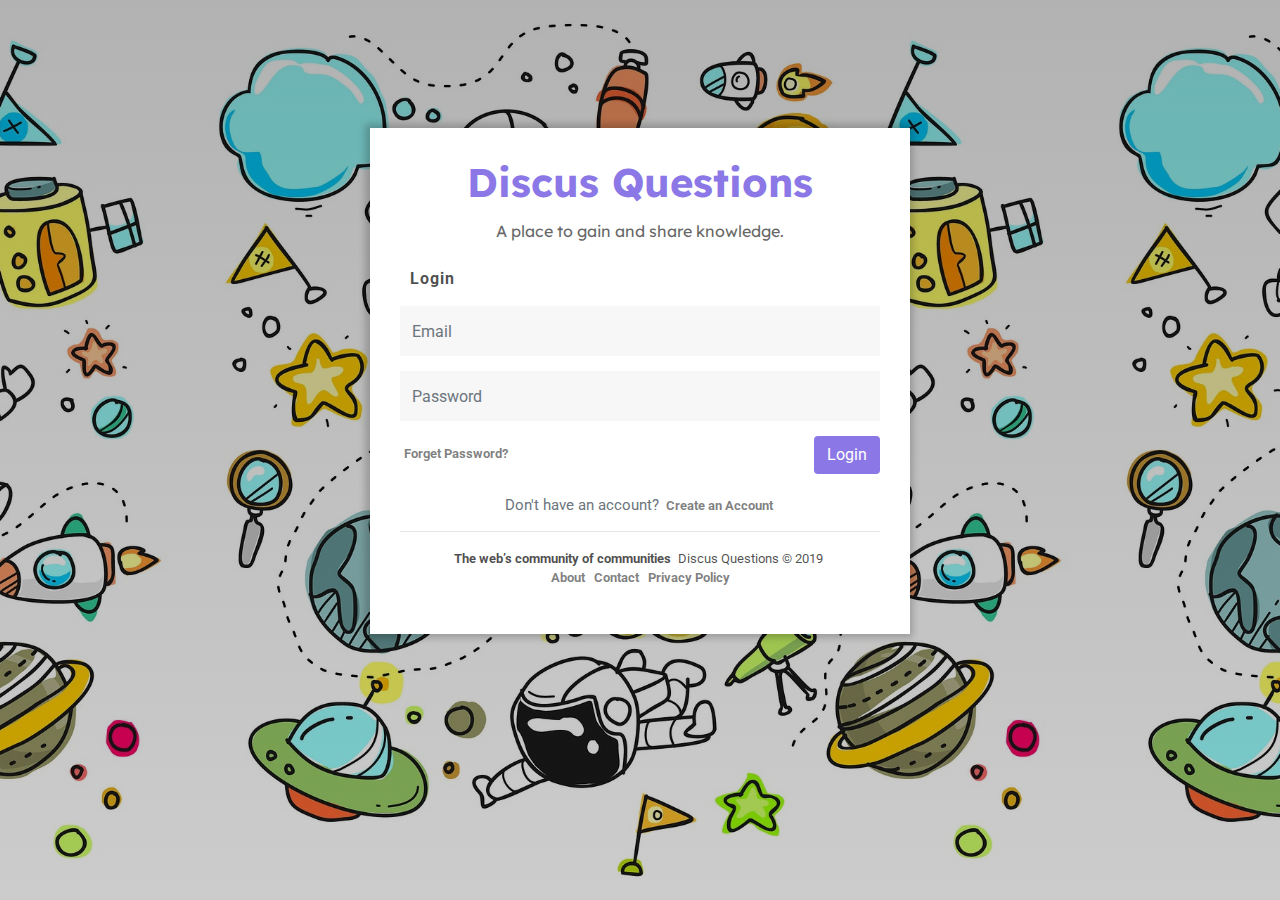
<file: login.html>
<!DOCTYPE html>
<html lang="en">

<head>
    <!-- Required meta tags -->
    <meta charset="utf-8">
    <meta name="viewport" content="width=device-width, initial-scale=1, shrink-to-fit=no">

    <!-- Bootstrap CSS -->
    <link rel="stylesheet" href="https://stackpath.bootstrapcdn.com/bootstrap/4.3.1/css/bootstrap.min.css"
        integrity="sha384-ggOyR0iXCbMQv3Xipma34MD+dH/1fQ784/j6cY/iJTQUOhcWr7x9JvoRxT2MZw1T" crossorigin="anonymous">

    <!-- Font Awesome -->
    <link rel="stylesheet" href="https://stackpath.bootstrapcdn.com/font-awesome/4.7.0/css/font-awesome.min.css">

    <!-- Google Fonts -->
    <link href="https://fonts.googleapis.com/css?family=Lexend+Deca|Raleway|Roboto&display=swap" rel="stylesheet">

    <!-- Custom CSS -->
    <link rel="stylesheet" href="css/index.css">
    <link rel="stylesheet" href="css/login_signup.css">

    <title>Discus Questions</title>
</head>

<body>

    <section id="login">
        <div class="container">
            <div class="row">
                <dov class="col-md-6 m-auto">
                    <div class="card">
                        <h1>Discus Questions</h1>
                        <p class="desc">A place to gain and share knowledge.</p>
                        <h3>Login</h3>
                        <form action="" method="POST">
                            <div class="field">
                                <input type="text" name="email" class="form-control" id="login-email"
                                    placeholder="Email">
                                <i class="fa fa-times-circle-o input-eraser" id="login-email-cross"
                                    aria-hidden="true"></i>
                                <p class="alert" id="login-email-alert"></p>
                            </div>

                            <div class="field">
                                <input type="password" name="password" class="form-control" id="login-password"
                                    placeholder="Password">
                                <i class="fa fa-times-circle-o input-eraser" id="login-password-cross"
                                    aria-hidden="true"></i>
                                <p class="alert" id="login-password-alert"></p>
                            </div>

                            <a href="" class="float-left ml-1 my-2">Forget Password?</a>
                            <button type="submit" id="login-btn" class="btn float-right">Login</button>
                        </form>
                        <p style="font-size: 15px;" class="mt-2 text-muted">Don't have an account? <a href="register.html"
                                class="account">Create an Account</a></p>

                        <div class="seo-desc mt-3">
                            <p>
                                <span><b>The web’s community of communities</b></span>
                                <span class="mx-1">Discus Questions © 2019</span><br>
                                <span class="pages">
                                    <a href="">About</a>
                                    <a href="">Contact</a>
                                    <a href="">Privacy Policy</a>
                                </span>
                            </p>
                        </div>
                    </div>
                </dov>
            </div>
        </div>
    </section>

    <!-- Optional JavaScript -->
    <!-- jQuery first, then Popper.js, then Bootstrap JS -->
    <script src="https://code.jquery.com/jquery-3.3.1.slim.min.js"
        integrity="sha384-q8i/X+965DzO0rT7abK41JStQIAqVgRVzpbzo5smXKp4YfRvH+8abtTE1Pi6jizo"
        crossorigin="anonymous"></script>
    <script src="https://cdnjs.cloudflare.com/ajax/libs/popper.js/1.14.7/umd/popper.min.js"
        integrity="sha384-UO2eT0CpHqdSJQ6hJty5KVphtPhzWj9WO1clHTMGa3JDZwrnQq4sF86dIHNDz0W1"
        crossorigin="anonymous"></script>
    <script src="https://stackpath.bootstrapcdn.com/bootstrap/4.3.1/js/bootstrap.min.js"
        integrity="sha384-JjSmVgyd0p3pXB1rRibZUAYoIIy6OrQ6VrjIEaFf/nJGzIxFDsf4x0xIM+B07jRM"
        crossorigin="anonymous"></script>

    <script>

        // Erase Input Field value when cross button clicked
        (function Eraser() {

            // Input Eraser - cross on right side of input field
            let input_eraser = document.getElementsByClassName('input-eraser');

            // Iterate all the input Eraser button
            for (let i = 0; i < input_eraser.length; i++) {

                // add click event to all eraser button
                input_eraser[i].addEventListener('click', () => {

                    // Get the id of parent element of the input eraser button
                    let erase_elem = input_eraser[i].parentElement.children[0].id;

                    // Erase the value of input - erase elem
                    document.getElementById(erase_elem).value = "";
                });
            }
        }())

            // Login Form Validation
            (function LoginFormValidation() {

                // when click on login form submit button
                document.getElementById('login-btn').addEventListener('click', (event) => {

                    // get the value of input fields
                    let emailFieldValue = document.getElementById('login-email').value;
                    let passwordFieldValue = document.getElementById('login-password').value;

                    // get the alert elements of all particular input fields
                    let emailFieldAlert = document.getElementById("login-email-alert");
                    let passwordFieldAlert = document.getElementById("login-password-alert");

                    // get the cross button of all particular input fields
                    let emailFieldEraser = document.getElementById('login-email-cross');
                    let passwordFieldEraser = document.getElementById('login-password-cross');

                    // Email Field Validation

                    let email_regex = /^(([^<>()\[\]\.,;:\s@\"]+(\.[^<>()\[\]\.,;:\s@\"]+)*)|(\".+\"))@(([^<>()[\]\.,;:\s@\"]+\.)+[^<>()[\]\.,;:\s@\"]{2,})$/i;

                    if (emailFieldValue == "") {
                        emailFieldAlert.innerText = "This Field is Required!";
                        emailFieldAlert.style.display = "block";
                        event.preventDefault();
                    }
                    else if (!(email_regex.test(emailFieldValue))) {
                        emailFieldAlert.innerText = "Please Enter Valid Email Address.";
                        emailFieldAlert.style.display = "block";
                        emailFieldEraser.style.display = "block";
                        event.preventDefault();
                    }
                    else {
                        emailFieldAlert.innerText = "";
                        emailFieldAlert.style.display = "none";
                        emailFieldEraser.style.display = "none";
                    }

                    // Password Field Validation

                    if (passwordFieldValue == "") {
                        passwordFieldAlert.innerText = "This Field is Required!";
                        passwordFieldAlert.style.display = "block";
                        event.preventDefault();
                    }
                    else if (passwordFieldValue.length <= 8) {
                        passwordFieldAlert.innerText = "Password must contain at least 8 characters.";
                        passwordFieldAlert.style.display = "block";
                        passwordFieldEraser.style.display = "block";
                        event.preventDefault();
                    }
                    else if (passwordFieldValue.length > 20) {
                        passwordFieldAlert.innerText = "Password must be less than 20 characters.";
                        passwordFieldAlert.style.display = "block";
                        passwordFieldEraser.style.display = "block";
                        event.preventDefault();
                    }
                    else {
                        passwordFieldAlert.innerText = "";
                        passwordFieldAlert.style.display = "none";
                        passwordFieldEraser.style.display = "none";
                    }
                });
            }())


    </script>

</body>

</html>
</file>
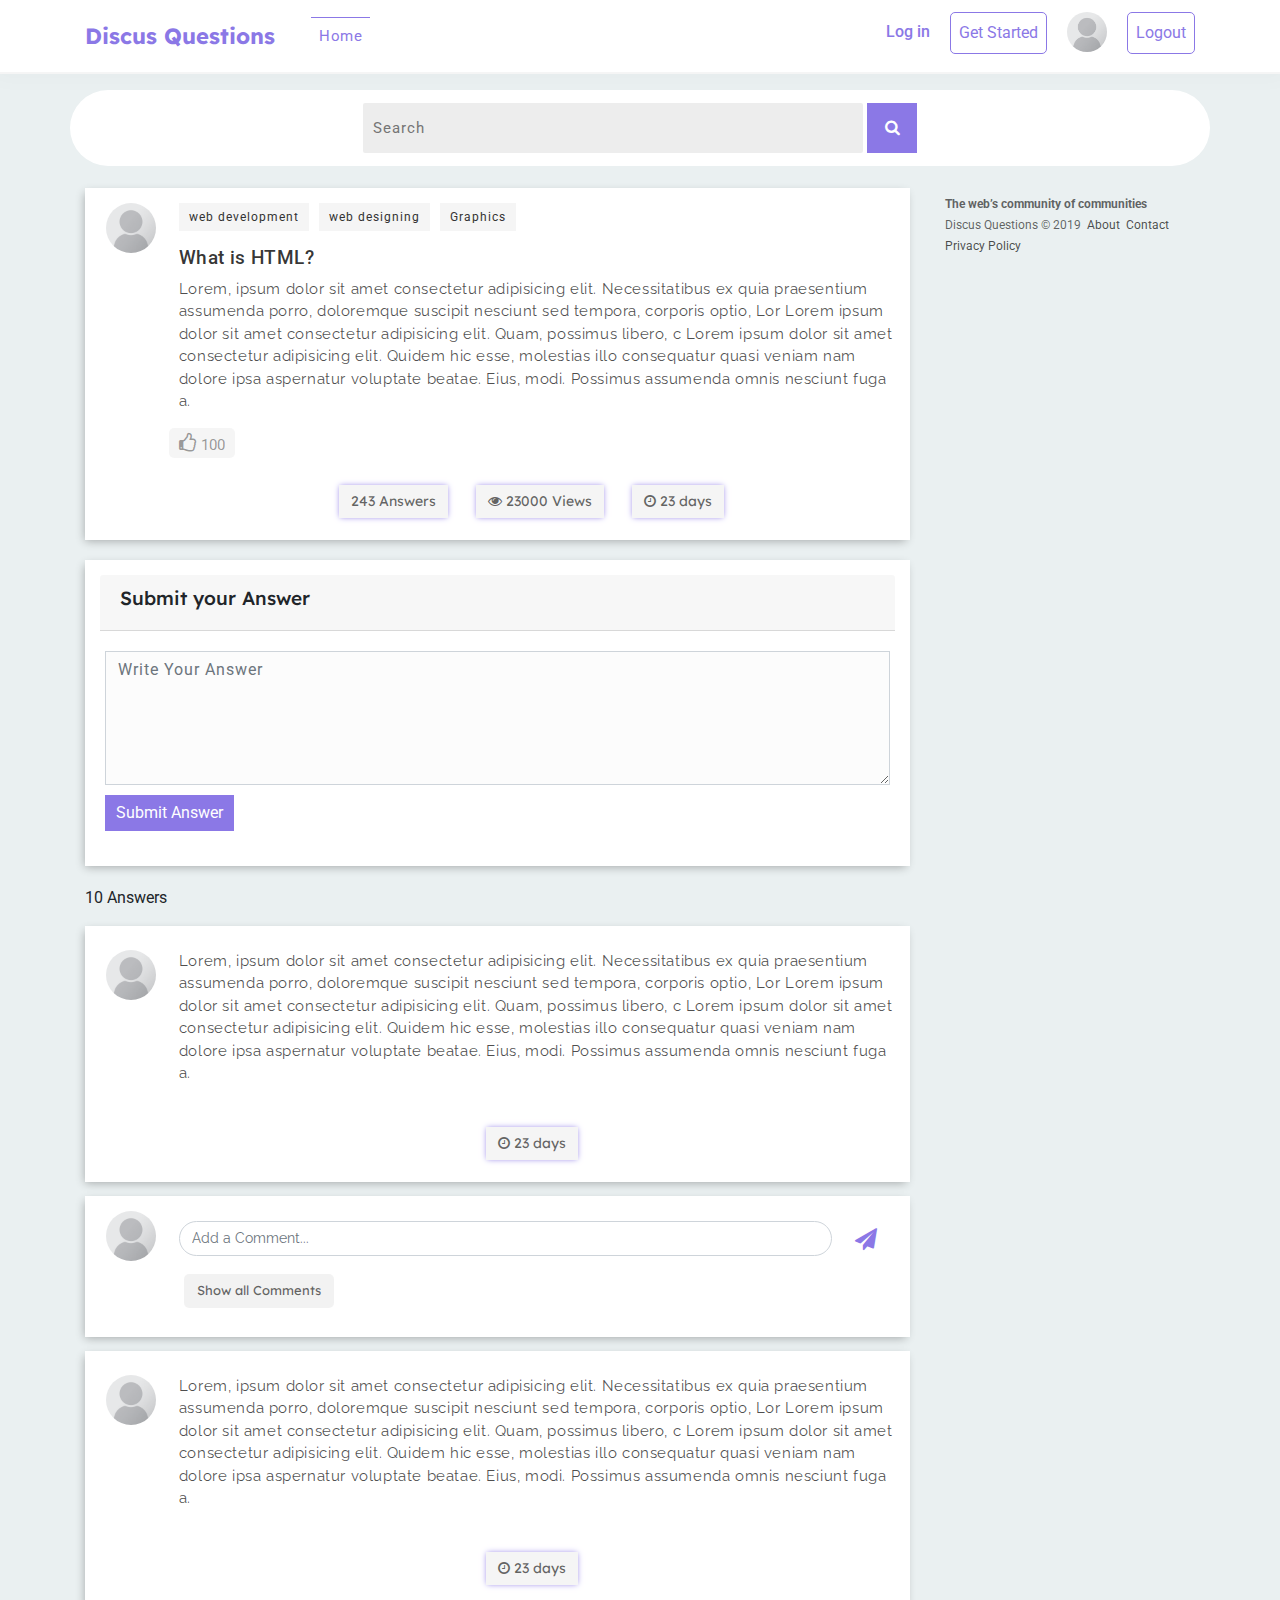
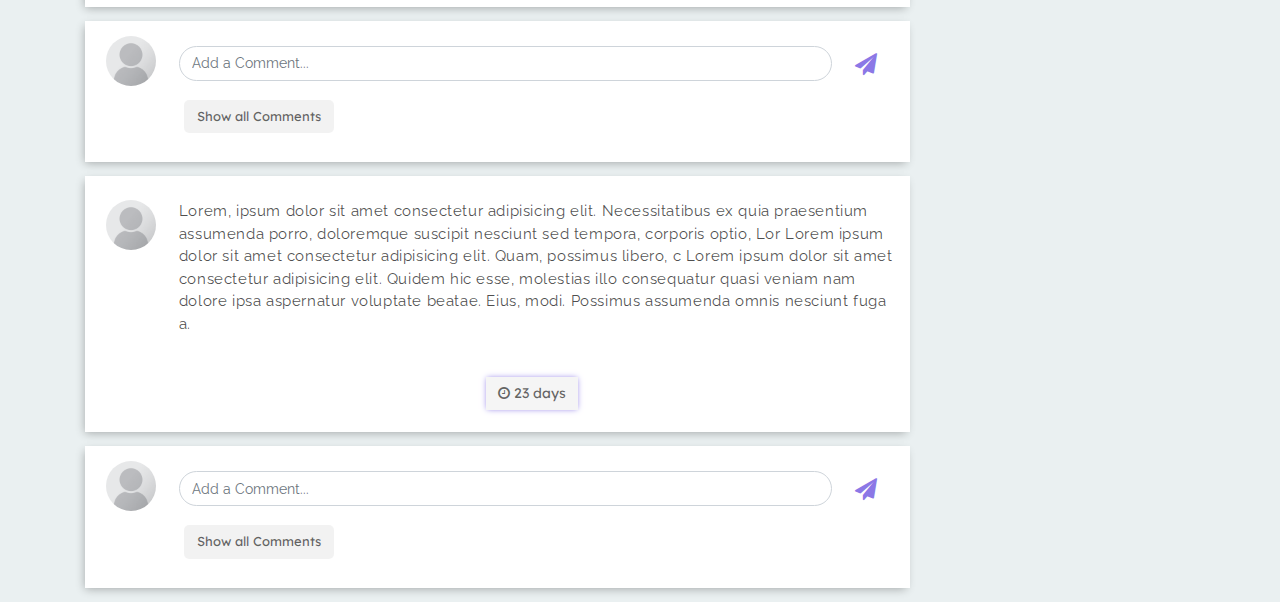
<file: question.html>
<!DOCTYPE html>
<html lang="en">

<head>
    <!-- Required meta tags -->
    <meta charset="utf-8">
    <meta name="viewport" content="width=device-width, initial-scale=1, shrink-to-fit=no">

    <!-- Bootstrap CSS -->
    <link rel="stylesheet" href="https://stackpath.bootstrapcdn.com/bootstrap/4.3.1/css/bootstrap.min.css"
        integrity="sha384-ggOyR0iXCbMQv3Xipma34MD+dH/1fQ784/j6cY/iJTQUOhcWr7x9JvoRxT2MZw1T" crossorigin="anonymous">

    <!-- Font Awesome -->
    <link rel="stylesheet" href="https://stackpath.bootstrapcdn.com/font-awesome/4.7.0/css/font-awesome.min.css">

    <!-- Google Fonts -->
    <link href="https://fonts.googleapis.com/css?family=Lexend+Deca|Raleway|Roboto&display=swap" rel="stylesheet">

    <!-- Custom CSS -->
    <link rel="stylesheet" href="css/index.css">
    <link rel="stylesheet" href="css/question.css">

    <title>Discus Questions</title>
</head>

<body>

    <section id="nav-bar">
        <nav class="navbar navbar-expand-lg navbar-light">
            <div class="container">
                <a class="navbar-brand" href="index.html">Discus Questions</a>
                <button class="navbar-toggler" type="button" data-toggle="collapse" data-target="#navbarNav"
                    aria-controls="navbarNav" aria-expanded="false" aria-label="Toggle navigation">
                    <span class="navbar-toggler-icon"></span>
                </button>
                <div class="collapse navbar-collapse" id="navbarNav">
                    <ul class="navbar-nav left-nav">
                        <li class="nav-item">
                            <a class="nav-link nav-active" href="index.html">Home</a>
                        </li>
                    </ul>
                    <ul class="navbar-nav ml-auto right-nav">
                        <li class="nav-item">
                            <a class="nav-link nav-login" href="login.html">Log in</a>
                        </li>
                        <li class="nav-item">
                            <a class="nav-link nav-signup text-center" href="register.html">Get Started</a>
                        </li>
                        <li class="nav-item">
                            <a class="nav-link" href="account.html">
                                <img class="nav-user-profile" src="images/Portrait_Placeholder.png">
                            </a>
                        </li>
                        <li class="nav-item">
                            <a class="nav-link nav-signup" href="#">Logout</a>
                        </li>
                    </ul>
                </div>
            </div>
        </nav>
    </section>

    <!-- ---------------- Search ---------------- -->

    <section id="search">
        <div class="container search">
            <form>
                <input type="search" placeholder="Search">
                <button type="submit"><i class="fa fa-search" aria-hidden="true"></i></button>
            </form>
        </div>
    </section>

    <!-- <div class="container">
        <div class="my-4 alert alert-warning alert-dismissible fade show" id="main-alert" role="alert">
            <strong>Holy guacamole!</strong> You should check in on some of those fields below.
            <button type="button" class="close" data-dismiss="alert" aria-label="Close">
                <span aria-hidden="true">&times;</span>
            </button>
        </div>
    </div> -->


    <!-- ---------------- Main ---------------- -->
    <section id="main" class="mt-2">
        <div class="container">
            <div class="row">
                <div class="col-md-9">

                    <div class="card box">
                        <div class="row">
                            <div class="col-md-1 profile">
                                <div class="media">
                                    <a href="#"><img src="images/Portrait_Placeholder.png"></a>
                                </div>
                            </div>
                            <div class="col-md-11 content">
                                <ul>
                                    <li><a href="">web development</a></li>
                                    <li><a href="">web designing</a></li>
                                    <li><a href="">Graphics</a></li>
                                </ul>
                                <h1>What is HTML?</h1>
                                <p>Lorem, ipsum dolor sit amet consectetur adipisicing elit. Necessitatibus ex quia
                                    praesentium assumenda porro, doloremque suscipit nesciunt sed tempora, corporis
                                    optio, Lor Lorem ipsum dolor sit amet consectetur adipisicing elit. Quam, possimus
                                    libero, c Lorem ipsum dolor sit amet consectetur adipisicing elit. Quidem hic esse,
                                    molestias illo consequatur quasi veniam nam dolore ipsa aspernatur voluptate beatae.
                                    Eius, modi. Possimus assumenda omnis nesciunt fuga a. </p>
                                <div class="upvote">
                                    <button title="Like"><i class="fa fa-thumbs-o-up" aria-hidden="true"></i> <span
                                            class="likes">100</span></button>
                                </div>
                                <div class="detail">
                                    <div class="list">
                                        <div class="answers">243 Answers</div>
                                        <div class="views"><i class="fa fa-eye" aria-hidden="true"></i> 23000 Views
                                        </div>
                                        <div class="posted-at"><i class="fa fa-clock-o" aria-hidden="true"></i> 23 days
                                        </div>
                                    </div>
                                </div>
                            </div>
                        </div>
                    </div>

                    <div class="card box" id="submit-answer">
                        <div class="card-header">
                            <h3>Submit your Answer</h3>
                        </div>
                        <div class="row">
                            <div class="card-body submit-answer">
                                <form action="">
                                    <textarea name="answer" class="form-control" id="" rows="5"
                                        placeholder="Write Your Answer"></textarea>
                                    <button type="submit" class="btn">Submit Answer</button>
                                </form>
                            </div>
                        </div>
                    </div>
                    <p>10 Answers</p>

                    <div id="answer">
                        <div class="card box pt-4">
                            <div class="row">
                                <div class="col-md-1 profile">
                                    <div class="media">
                                        <a href="account.html"><img src="images/Portrait_Placeholder.png"></a>
                                    </div>
                                </div>
                                <div class="col-md-11 content">
                                    <p>Lorem, ipsum dolor sit amet consectetur adipisicing elit. Necessitatibus ex quia
                                        praesentium assumenda porro, doloremque suscipit nesciunt sed tempora, corporis
                                        optio, Lor Lorem ipsum dolor sit amet consectetur adipisicing elit. Quam,
                                        possimus
                                        libero, c Lorem ipsum dolor sit amet consectetur adipisicing elit. Quidem hic
                                        esse,
                                        molestias illo consequatur quasi veniam nam dolore ipsa aspernatur voluptate
                                        beatae.
                                        Eius, modi. Possimus assumenda omnis nesciunt fuga a. </p>
                                    <div class="detail">
                                        <div class="list">
                                            <div class="posted-at"><i class="fa fa-clock-o" aria-hidden="true"></i> 23
                                                days
                                            </div>
                                        </div>
                                    </div>
                                </div>
                            </div>
                        </div>
                        <div id="comment">
                            <div class="card box">
                                <div class="row">
                                    <div class="col-md-1 profile">
                                        <div class="media">
                                            <a href="account.html"><img src="images/Portrait_Placeholder.png"></a>
                                        </div>
                                    </div>
                                    <div class="col-md-11">
                                        <form action="">
                                            <input type="text" id="comment-inp" placeholder="Add a Comment..."
                                                class="form-control">
                                            <button type="submit" class="comment-btn btn"><i class="fa fa-paper-plane"
                                                    aria-hidden="true"></i></button>
                                        </form>
                                        <div id="all-comments">
                                            <div class="accordion" id="accordionExample">
                                                <div class="card">
                                                    <div id="headingThree">
                                                        <h2 class="mb-0">
                                                            <button class="btn btn-link collapsed" type="button"
                                                                data-toggle="collapse" data-target="#collapseThree3"
                                                                aria-expanded="false" aria-controls="collapseThree">
                                                                Show all Comments
                                                            </button>
                                                        </h2>
                                                    </div>
                                                    <div id="collapseThree3" class="collapse"
                                                        aria-labelledby="headingThree" data-parent="#accordionExample">
                                                        <div class="card-body">
                                                            <div class="row">
                                                                <div class="col-md-1 profile">
                                                                    <div class="media">
                                                                        <a href="account.html"><img
                                                                                src="images/Portrait_Placeholder.png"></a>
                                                                    </div>
                                                                </div>
                                                                <div class="col-md-11 content">
                                                                    <p class="m-0 mt-2 ml-3">Three Collapsed</p>
                                                                </div>
                                                            </div>
                                                        </div>
                                                    </div>
                                                </div>
                                            </div>
                                        </div>
                                    </div>
                                </div>
                            </div>
                        </div>
                    </div>

                    <div id="answer">
                        <div class="card box pt-4">
                            <div class="row">
                                <div class="col-md-1 profile">
                                    <div class="media">
                                        <a href="account.html"><img src="images/Portrait_Placeholder.png"></a>
                                    </div>
                                </div>
                                <div class="col-md-11 content">
                                    <p>Lorem, ipsum dolor sit amet consectetur adipisicing elit. Necessitatibus ex quia
                                        praesentium assumenda porro, doloremque suscipit nesciunt sed tempora, corporis
                                        optio, Lor Lorem ipsum dolor sit amet consectetur adipisicing elit. Quam,
                                        possimus
                                        libero, c Lorem ipsum dolor sit amet consectetur adipisicing elit. Quidem hic
                                        esse,
                                        molestias illo consequatur quasi veniam nam dolore ipsa aspernatur voluptate
                                        beatae.
                                        Eius, modi. Possimus assumenda omnis nesciunt fuga a. </p>
                                    <div class="detail">
                                        <div class="list">
                                            <div class="posted-at"><i class="fa fa-clock-o" aria-hidden="true"></i> 23
                                                days
                                            </div>
                                        </div>
                                    </div>
                                </div>
                            </div>
                        </div>
                        <div id="comment">
                            <div class="card box">
                                <div class="row">
                                    <div class="col-md-1 profile">
                                        <div class="media">
                                            <a href="account.html"><img src="images/Portrait_Placeholder.png"></a>
                                        </div>
                                    </div>
                                    <div class="col-md-11">
                                        <form action="">
                                            <input type="text" id="comment-inp" placeholder="Add a Comment..."
                                                class="form-control">
                                            <button type="submit" class="comment-btn btn"><i class="fa fa-paper-plane"
                                                    aria-hidden="true"></i></button>
                                        </form>
                                        <div id="all-comments">
                                            <div class="accordion" id="accordionExample">
                                                <div class="card">
                                                    <div id="headingThree">
                                                        <h2 class="mb-0">
                                                            <button class="btn btn-link collapsed" type="button"
                                                                data-toggle="collapse" data-target="#collapseThree1"
                                                                aria-expanded="false" aria-controls="collapseThree">
                                                                Show all Comments
                                                            </button>
                                                        </h2>
                                                    </div>
                                                    <div id="collapseThree1" class="collapse"
                                                        aria-labelledby="headingThree" data-parent="#accordionExample">
                                                        <div class="card-body">
                                                            <div class="row">
                                                                <div class="col-md-1 profile">
                                                                    <div class="media">
                                                                        <a href="account.html"><img
                                                                                src="images/Portrait_Placeholder.png"></a>
                                                                    </div>
                                                                </div>
                                                                <div class="col-md-11 content">
                                                                    <p class="m-0 mt-2 ml-3">one collapsed</p>
                                                                </div>
                                                            </div>
                                                        </div>
                                                    </div>
                                                </div>
                                            </div>
                                        </div>
                                    </div>
                                </div>
                            </div>
                        </div>
                    </div>

                    <div id="answer">
                        <div class="card box pt-4">
                            <div class="row">
                                <div class="col-md-1 profile">
                                    <div class="media">
                                        <a href="account.html"><img src="images/Portrait_Placeholder.png"></a>
                                    </div>
                                </div>
                                <div class="col-md-11 content">
                                    <p>Lorem, ipsum dolor sit amet consectetur adipisicing elit. Necessitatibus ex quia
                                        praesentium assumenda porro, doloremque suscipit nesciunt sed tempora, corporis
                                        optio, Lor Lorem ipsum dolor sit amet consectetur adipisicing elit. Quam,
                                        possimus
                                        libero, c Lorem ipsum dolor sit amet consectetur adipisicing elit. Quidem hic
                                        esse,
                                        molestias illo consequatur quasi veniam nam dolore ipsa aspernatur voluptate
                                        beatae.
                                        Eius, modi. Possimus assumenda omnis nesciunt fuga a. </p>
                                    <div class="detail">
                                        <div class="list">
                                            <div class="posted-at"><i class="fa fa-clock-o" aria-hidden="true"></i> 23
                                                days
                                            </div>
                                        </div>
                                    </div>
                                </div>
                            </div>
                        </div>
                        <div id="comment">
                            <div class="card box">
                                <div class="row">
                                    <div class="col-md-1 profile">
                                        <div class="media">
                                            <a href="account.html"><img src="images/Portrait_Placeholder.png"></a>
                                        </div>
                                    </div>
                                    <div class="col-md-11">
                                        <form action="">
                                            <input type="text" id="comment-inp" placeholder="Add a Comment..."
                                                class="form-control">
                                            <button type="submit" class="comment-btn btn"><i class="fa fa-paper-plane"
                                                    aria-hidden="true"></i></button>
                                        </form>
                                        <div id="all-comments">
                                            <div class="accordion" id="accordionExample">
                                                <div class="card">
                                                    <div id="headingThree">
                                                        <h2 class="mb-0">
                                                            <button class="btn btn-link collapsed" type="button"
                                                                data-toggle="collapse" data-target="#collapseThree2"
                                                                aria-expanded="false" aria-controls="collapseThree">
                                                                Show all Comments
                                                            </button>
                                                        </h2>
                                                    </div>
                                                    <div id="collapseThree2" class="collapse"
                                                        aria-labelledby="headingThree" data-parent="#accordionExample">
                                                        <div class="card-body">
                                                            <div class="row">
                                                                <div class="col-md-1 profile">
                                                                    <div class="media">
                                                                        <a href="account.html"><img
                                                                                src="images/Portrait_Placeholder.png"></a>
                                                                    </div>
                                                                </div>
                                                                <div class="col-md-11 content">
                                                                    <p class="m-0 mt-2 ml-3">two collapsed </p>
                                                                </div>
                                                            </div>
                                                        </div>
                                                    </div>
                                                </div>
                                            </div>
                                        </div>
                                    </div>
                                </div>
                            </div>
                        </div>
                    </div>
                    
                </div>

                <!-- ---------------- Category ---------------- -->
                <div class="col-md-3">

                    <div class="info">
                        <b>The web’s community of communities</b>
                        <ul>
                            <li>Discus Questions © 2019</li>
                            <li><a href="">About</a></li>
                            <li><a href="">Contact</a></li>
                            <li><a href="">Privacy Policy</a></li>
                        </ul>
                    </div>
                </div>
            </div>
        </div>
    </section>

    <!-- Optional JavaScript -->
    <!-- jQuery first, then Popper.js, then Bootstrap JS -->
    <script src="https://code.jquery.com/jquery-3.3.1.slim.min.js"
        integrity="sha384-q8i/X+965DzO0rT7abK41JStQIAqVgRVzpbzo5smXKp4YfRvH+8abtTE1Pi6jizo"
        crossorigin="anonymous"></script>
    <script src="https://cdnjs.cloudflare.com/ajax/libs/popper.js/1.14.7/umd/popper.min.js"
        integrity="sha384-UO2eT0CpHqdSJQ6hJty5KVphtPhzWj9WO1clHTMGa3JDZwrnQq4sF86dIHNDz0W1"
        crossorigin="anonymous"></script>
    <script src="https://stackpath.bootstrapcdn.com/bootstrap/4.3.1/js/bootstrap.min.js"
        integrity="sha384-JjSmVgyd0p3pXB1rRibZUAYoIIy6OrQ6VrjIEaFf/nJGzIxFDsf4x0xIM+B07jRM"
        crossorigin="anonymous"></script>


</body>

</html>
</file>
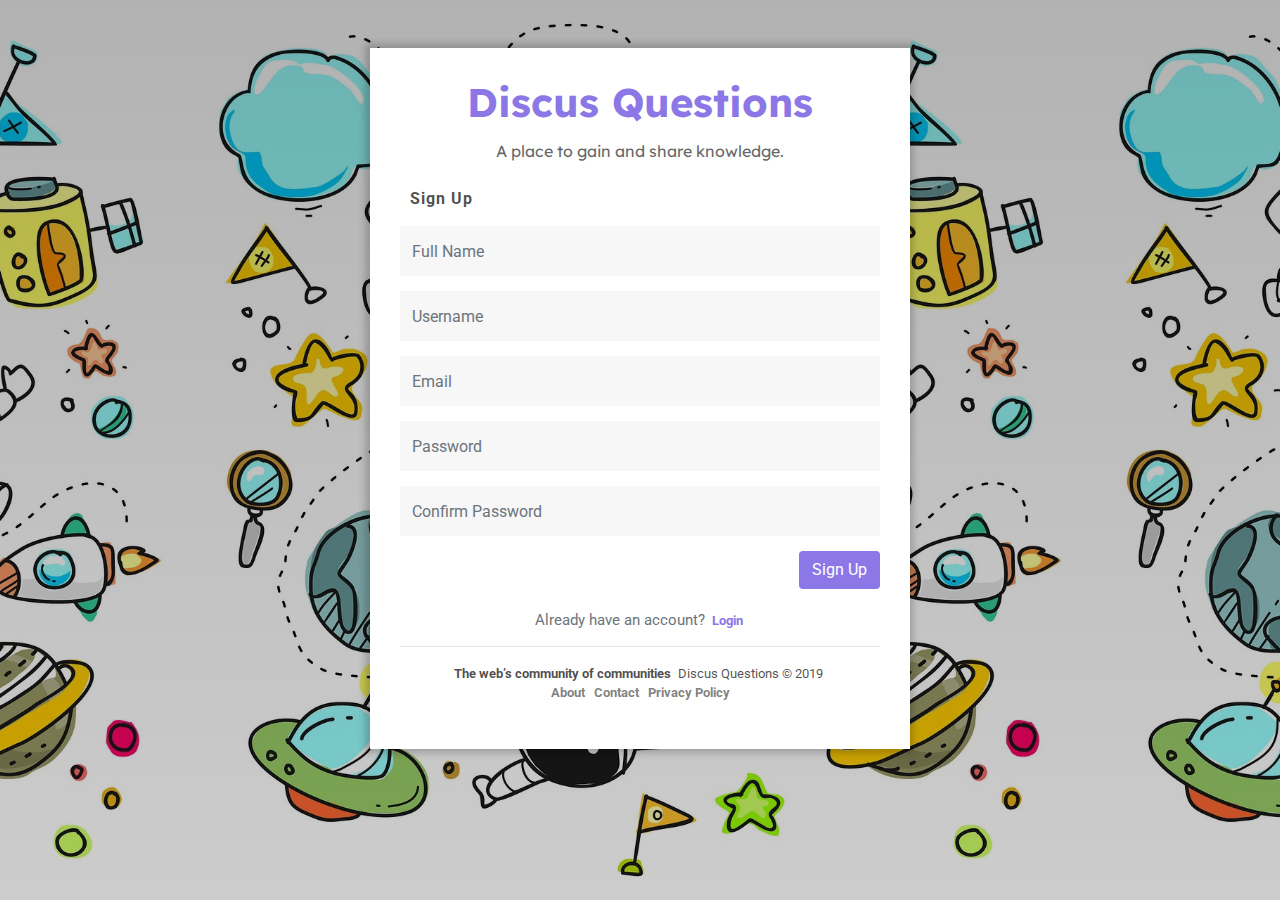
<file: register.html>
<!DOCTYPE html>
<html lang="en">

<head>
    <!-- Required meta tags -->
    <meta charset="utf-8">
    <meta name="viewport" content="width=device-width, initial-scale=1, shrink-to-fit=no">

    <!-- Bootstrap CSS -->
    <link rel="stylesheet" href="https://stackpath.bootstrapcdn.com/bootstrap/4.3.1/css/bootstrap.min.css"
        integrity="sha384-ggOyR0iXCbMQv3Xipma34MD+dH/1fQ784/j6cY/iJTQUOhcWr7x9JvoRxT2MZw1T" crossorigin="anonymous">

    <!-- Font Awesome -->
    <link rel="stylesheet" href="https://stackpath.bootstrapcdn.com/font-awesome/4.7.0/css/font-awesome.min.css">

    <!-- Google Fonts -->
    <link href="https://fonts.googleapis.com/css?family=Lexend+Deca|Raleway|Roboto&display=swap" rel="stylesheet">

    <!-- Custom CSS -->
    <link rel="stylesheet" href="css/index.css">
    <link rel="stylesheet" href="css/login_signup.css">

    <title>Discus Questions</title>
</head>

<body>

    <section id="signup">
        <div class="container">
            <div class="row">
                <dov class="col-md-6 m-auto">
                    <div class="card">
                        <h1>Discus Questions</h1>
                        <p class="desc">A place to gain and share knowledge.</p>
                        <h3>Sign Up</h3>
                        <form action="" method="POST">
                            <div class="field">
                                <input type="text" name="name" class="form-control" id="signup-name" placeholder="Full Name">
                                <i class="fa fa-times-circle-o input-eraser" id="signup-name-cross"
                                    aria-hidden="true"></i>
                                <p class="alert" id="signup-name-alert"></p>
                            </div>

                            <div class="field">
                                <input type="text" name="username" class="form-control" id="signup-username"
                                    placeholder="Username">
                                <i class="fa fa-times-circle-o input-eraser" id="signup-username-cross"
                                    aria-hidden="true"></i>
                                <p class="alert" id="signup-username-alert"></p>
                            </div>

                            <div class="field">
                                <input type="text" name="email" class="form-control" id="signup-email"
                                    placeholder="Email">
                                <i class="fa fa-times-circle-o input-eraser" id="signup-email-cross"
                                    aria-hidden="true"></i>
                                <p class="alert" id="signup-email-alert"></p>
                            </div>

                            <div class="field">
                                <input type="password" name="password" class="form-control" id="signup-password"
                                    placeholder="Password">
                                <i class="fa fa-times-circle-o input-eraser" id="signup-password-cross"
                                    aria-hidden="true"></i>
                                <p class="alert" id="signup-password-alert"></p>
                            </div>

                            <div class="field">
                                <input type="password" name="confirm_password" class="form-control" id="signup-confirm_password"
                                    placeholder="Confirm Password">
                                <i class="fa fa-times-circle-o input-eraser" id="signup-confirm_password-cross"
                                    aria-hidden="true"></i>
                                <p class="alert" id="signup-confirm_password-alert"></p>
                            </div>

                            <button type="submit" id="signup-btn" class="btn float-right">Sign Up</button>
                        </form>
                        <p style="font-size: 15px;" class="mt-2 text-muted">Already have an account? <a href="login.html"
                                class="account">Login</a></p>

                        <div class="seo-desc mt-3">
                            <p>
                                <span><b>The web’s community of communities</b></span>
                                <span class="mx-1">Discus Questions © 2019</span><br>
                                <span class="pages">
                                    <a href="">About</a>
                                    <a href="">Contact</a>
                                    <a href="">Privacy Policy</a>
                                </span>
                            </p>
                        </div>
                    </div>
                </dov>
            </div>
        </div>
    </section>

    <!-- Optional JavaScript -->
    <!-- jQuery first, then Popper.js, then Bootstrap JS -->
    <script src="https://code.jquery.com/jquery-3.3.1.slim.min.js"
        integrity="sha384-q8i/X+965DzO0rT7abK41JStQIAqVgRVzpbzo5smXKp4YfRvH+8abtTE1Pi6jizo"
        crossorigin="anonymous"></script>
    <script src="https://cdnjs.cloudflare.com/ajax/libs/popper.js/1.14.7/umd/popper.min.js"
        integrity="sha384-UO2eT0CpHqdSJQ6hJty5KVphtPhzWj9WO1clHTMGa3JDZwrnQq4sF86dIHNDz0W1"
        crossorigin="anonymous"></script>
    <script src="https://stackpath.bootstrapcdn.com/bootstrap/4.3.1/js/bootstrap.min.js"
        integrity="sha384-JjSmVgyd0p3pXB1rRibZUAYoIIy6OrQ6VrjIEaFf/nJGzIxFDsf4x0xIM+B07jRM"
        crossorigin="anonymous"></script>

    <script>

        // Erase Input Field value when cross button clicked
        (function Eraser() {

            // Input Eraser - cross on right side of input field
            let input_eraser = document.getElementsByClassName('input-eraser');

            // Iterate all the input Eraser button
            for (let i = 0; i < input_eraser.length; i++) {

                // add click event to all eraser button
                input_eraser[i].addEventListener('click', () => {

                    // Get the id of parent element of the input eraser button
                    let erase_elem = input_eraser[i].parentElement.children[0].id;

                    // Erase the value of input - erase elem
                    document.getElementById(erase_elem).value = "";
                });
            }
        }())

            // Sign Up Form Validation
            (function SignupFormValidation() {

                // when click on login form submit button
                document.getElementById('signup-btn').addEventListener('click', (event) => {

                    // get the value of input fields
                    let nameFieldValue = document.getElementById('signup-name').value;
                    let usernameFieldValue = document.getElementById('signup-username').value;
                    let emailFieldValue = document.getElementById('signup-email').value;
                    let passwordFieldValue = document.getElementById('signup-password').value;
                    let confirmPasswordFieldValue = document.getElementById('signup-confirm_password').value;

                    // get the alert elements of all particular input fields
                    let nameFieldAlert = document.getElementById('signup-name-alert');
                    let usernameFieldAlert = document.getElementById('signup-username-alert');
                    let emailFieldAlert = document.getElementById("signup-email-alert");
                    let passwordFieldAlert = document.getElementById("signup-password-alert");
                    let conformPasswordFieldAlert = document.getElementById("signup-confirm_password-alert");

                    // get the cross button of all particular input fields
                    let nameFieldEraser= document.getElementById('signup-name-cross');
                    let usernameFieldEraser = document.getElementById('signup-username-cross');
                    let emailFieldEraser = document.getElementById('signup-email-cross');
                    let passwordFieldEraser = document.getElementById('signup-password-cross');
                    let conformPasswordFieldEraser = document.getElementById("signup-confirm_password-cross");

                    // Name Field Validation

                    let name_regex = /^[A-Za-z ]{5,20}$/i;

                    if (nameFieldValue == "") {
                        nameFieldAlert.innerText = "This Field is Required!";
                        nameFieldAlert.style.display = "block";
                        event.preventDefault();
                    }
                    else if (nameFieldValue.length < 5) {
                        nameFieldAlert.innerText = "Name must contain at least 5 characters.";
                        nameFieldAlert.style.display = "block";
                        nameFieldEraser.style.display = "block";
                        event.preventDefault();
                    }

                    else if (nameFieldValue.length > 20) {
                        nameFieldAlert.innerText = "Name must be less than 20 characters.";
                        nameFieldAlert.style.display = "block";
                        nameFieldEraser.style.display = "block";
                        event.preventDefault();
                    }

                    else if (!(name_regex.test(nameFieldValue))) {
                        nameFieldAlert.innerText = "Name must be only contain alphabets.";
                        nameFieldAlert.style.display = "block";
                        nameFieldEraser.style.display = "block";
                        event.preventDefault();
                    }

                    else {
                        nameFieldAlert.innerText = "";
                        nameFieldAlert.style.display = "none";
                        nameFieldEraser.style.display = "none";
                    }

                    // Username Field Validation

                    let username_regex = /^[A-Za-z0-9!@#$%&.]{5,20}$/i;

                    if (usernameFieldValue == "") {
                        usernameFieldAlert.innerText = "This Field is Required!";
                        usernameFieldAlert.style.display = "block";
                        event.preventDefault();
                    }
                    else if (usernameFieldValue.length < 5) {
                        usernameFieldAlert.innerText = "Username must contain at least 5 characters.";
                        usernameFieldAlert.style.display = "block";
                        usernameFieldEraser.style.display = "block";
                        event.preventDefault();
                    }

                    else if (usernameFieldValue.length > 20) {
                        usernameFieldAlert.innerText = "Username must be less than 20 characters.";
                        usernameFieldAlert.style.display = "block";
                        usernameFieldEraser.style.display = "block";
                        event.preventDefault();
                    }

                    else if (!(username_regex.test(usernameFieldValue))) {
                        usernameFieldAlert.innerText = "Username only contains alphabets, number and some special characters.";
                        usernameFieldAlert.style.display = "block";
                        usernameFieldEraser.style.display = "block";
                        event.preventDefault();
                    }

                    else {
                        usernameFieldAlert.innerText = "";
                        usernameFieldAlert.style.display = "none";
                        usernameFieldEraser.style.display = "none";
                    }


                    // Email Field Validation

                    let email_regex = /^(([^<>()\[\]\.,;:\s@\"]+(\.[^<>()\[\]\.,;:\s@\"]+)*)|(\".+\"))@(([^<>()[\]\.,;:\s@\"]+\.)+[^<>()[\]\.,;:\s@\"]{2,})$/i;

                    if (emailFieldValue == "") {
                        emailFieldAlert.innerText = "This Field is Required!";
                        emailFieldAlert.style.display = "block";
                        event.preventDefault();
                    }
                    else if (!(email_regex.test(emailFieldValue))) {
                        emailFieldAlert.innerText = "Please Enter Valid Email Address.";
                        emailFieldAlert.style.display = "block";
                        emailFieldEraser.style.display = "block";
                        event.preventDefault();
                    }
                    else {
                        emailFieldAlert.innerText = "";
                        emailFieldAlert.style.display = "none";
                        emailFieldEraser.style.display = "none";
                    }

                    // Password Field Validation

                    if (passwordFieldValue == "") {
                        passwordFieldAlert.innerText = "This Field is Required!";
                        passwordFieldAlert.style.display = "block";
                        event.preventDefault();
                    }
                    else if (passwordFieldValue.length < 8) {
                        passwordFieldAlert.innerText = "Password must contain at least 8 characters.";
                        passwordFieldAlert.style.display = "block";
                        passwordFieldEraser.style.display = "block";
                        event.preventDefault();
                    }
                    else if (passwordFieldValue.length > 20) {
                        passwordFieldAlert.innerText = "Password must be less than 20 characters.";
                        passwordFieldAlert.style.display = "block";
                        passwordFieldEraser.style.display = "block";
                        event.preventDefault();
                    }
                    else {
                        passwordFieldAlert.innerText = "";
                        passwordFieldAlert.style.display = "none";
                        passwordFieldEraser.style.display = "none";
                    }

                    // Confirm Password Field Validation

                    if (confirmPasswordFieldValue == "") {
                        conformPasswordFieldAlert.innerText = "This Field is Required!";
                        conformPasswordFieldAlert.style.display = "block";
                        event.preventDefault();
                    }
                    else if (confirmPasswordFieldValue != passwordFieldValue) {
                        conformPasswordFieldAlert.innerText = "Password do not match!";
                        conformPasswordFieldAlert.style.display = "block";
                        conformPasswordFieldEraser.style.display = "block";
                        event.preventDefault();
                    }
                    else {
                        conformPasswordFieldAlert.innerText = "";
                        conformPasswordFieldAlert.style.display = "none";
                        conformPasswordFieldEraser.style.display = "none";
                    }
                });
            }())


    </script>

</body>

</html>
</file>
<file: css/index.css>
* 
{
    margin: 0;
    padding: 0;
}

:root
{
    --primaryColor: #8B78E6;
    --font1: 'Lexend Deca', sans-serif;
    --font2: 'Roboto', sans-serif;
    --font3: 'Raleway', sans-serif;
}

body
{
    background: #EAF0F1;
}

/* ---------- Navbar --------- */

#nav-bar 
{
    background: #fff;
    border-bottom: 2px solid rgba(0, 0, 0, 0.04);
    box-shadow: 0 0 20px 7px rgba(0, 0, 0, 0.02);
}

#nav-bar .navbar
{
    margin: 0;
    padding: 12px 0;
    background: #fff;
}

#nav-bar .navbar-brand
{
    font-family: var(--font1);
    color: var(--primaryColor);
    font-size: 22px;
    font-weight: bold;
}

#nav-bar .left-nav 
{
    font-family: var(--font2);
    margin-left: 20px;
    font-size: 15px;
}

#nav-bar .left-nav .nav-link
{
    margin-right: 20px;
    letter-spacing: 0.5px;
    position: relative;
}

#nav-bar .left-nav .nav-link::after
{
    content: '';
    position: absolute;
    width: 100%;
    height: 1px;
    background: var(--primaryColor);
    left: 0;
    top: 0;
    visibility: hidden;
}

#nav-bar .left-nav .nav-link:hover, #nav-bar .left-nav .nav-active  
{
    color: var(--primaryColor);
}

#nav-bar .left-nav .nav-link:hover::after, #nav-bar .left-nav .nav-active::after
{
    visibility: visible;
}

#nav-bar .right-nav li
{
    margin-left: 12px;
}

#nav-bar .right-nav .nav-login
{
    color: var(--primaryColor);
    font-weight: 500;
}

#nav-bar .right-nav .nav-signup
{
    border: 1px solid var(--primaryColor);
    border-radius: 5px;
    color: var(--primaryColor);
}

#nav-bar .nav-user-profile
{
    width: 40px;
    height: 40px;
    border-radius: 50%;
    margin-top: -8px;
}

/* -------------- Search ----------- */

.search
{
    background: #fff;
    margin-top: 16px;
    padding: 13px;
    border-radius: 40px;
    text-align: center;
}

.search input
{
    border: none;
    background: rgba(0, 0, 0, 0.07);
    width: 500px;
    height: 50px;
    padding: 0 10px;
    border-radius: 2px;
    font-family: var(--font2);
    letter-spacing: 1px;
    font-size: 15px;
    outline: none;
}

.search button
{
    height: 50px;
    width: 50px;
    border: none;
    background: var(--primaryColor);
    color: #fff;
    outline: none;
    font-weight: bold
}

.search button:hover
{
    background: rgba(139,120,230, 0.9);
}  

/* ------------------ Notifications --------------- */

#notification
{
    position: fixed;
    bottom: 3%;
    right: 4%;
    z-index: 10;
}

#notification button
{
    background: var(--primaryColor);
    color: #fff;
    font-size: 30px;
    border-radius: 50%;
    width: 60px;
    height: 60px;
    box-shadow: none !important;
    cursor: pointer;
    box-shadow: 0 0 20px 7px rgba(0, 0, 0, 0.1) !important;
}

#notification button .badge
{
    position: absolute;
    font-size: 16px;
    right: 0;
    top: 0;
    margin-top: -10px;
    margin-right: -10px;

}

#noti-box
{
    background: #fff;
    width: 400px;
    height: 600px;
    overflow-y: scroll;
    position: fixed;
    z-index: 10;
    padding: 20px;
    top: 14%;
    right: 6%;
    box-shadow: -1px 0 7px 6px rgba(0, 0, 0, 0.1);
    display: none;
}

#noti-box .header
{
    font-size: 17px;
    font-family: var(--font2);
    background: #EAF0F1;
    padding: 15px 0;
    border-radius: 20px;
    text-align: center;
}


#noti-box .box
{
    border: none !important;
    box-shadow: -1px 0 7px 1px rgba(0, 0, 0, 0.1);
    margin: 14px 0;
}

#noti-box .box img
{
    width: 50px;
    height: 50px;
    border-radius: 50%;
    margin: 10px 5px;
}

#noti-box .box p
{
    font-size: 14px;
    padding: 0 5px;
    padding-top: 12px;
    margin-top: 5px;
    font-family: var(--font2);
    color: rgba(0, 0, 0, 0.7);
    position: relative;
}

#noti-box .box ul
{
    list-style-type: none;
}

#noti-box .box p::after
{
    content: '';
    position: absolute;
    width: 100%;
    height: 1px;
    background: rgba(0, 0, 0, 0.1);
    left: 0;
    bottom: 0;
    margin-bottom: -10px;
}

#noti-box .box .posted-at
{
    font-size: 12px;
    padding: 5px 10px;
    font-family: var(--font2);
    color: rgba(0, 0, 0, 0.5);
    margin-top: -5px;
}

#noti-box .box .opt .dropdown button
{
    float: right;
    padding: 0 10px;
    margin-top: -25px;
    margin-right: 10px;
    box-shadow: none !important;
    color: rgba(0, 0, 0, 0.4);
}

#noti-box .box .opt .dropdown-menu
{
    border-radius: 0;
    border: none;  
    box-shadow: -2px 3px 9px -2px rgba(0, 0, 0, 0.1); 
    padding: 5px;
}

#noti-box .box .opt .dropdown .dropdown-item
{
    font-size: 12px;
    font-family: var(--font2);
}

#noti-box .box .opt .dropdown .dropdown-item:focus
{
    background: #EAF0F1 !important;
}

/* ----------- Main ----------- */

#main .card
{
    padding: 15px;
    border-radius: 0;
    border: none;
    box-shadow: -2px 3px 9px -2px rgba(0, 0, 0, 0.3);
    margin: 14px 0;
}

#main .profile img
{
    width: 50px;
    height: 50px;
    margin-left: 6px;
    border-radius: 50%;
}

#main .upvote
{
    margin-top: -20px
}

#main .upvote button
{
    background: rgba(0, 0, 0, 0.04);
    font-size: 20px;
    color: rgba(0, 0, 0, 0.4);
    border: none;
    outline: none;
    border-radius: 5px;
    padding: 0 10px;
}

#main .upvote button span
{
    font-size: 15px;
}

#main .upvote button:hover
{
    background: rgba(0, 0, 0, 0.06);
}

#main .detail .list
{
    display: flex; 
    flex-wrap: wrap;
    justify-content: center;
    margin-top: 20px;
}

#main .detail .list div
{
    margin: 7px 14px;
    font-size: 14px;
    font-family: var(--font1);  
    color: rgba(0, 0, 0, 0.6);
    background: rgba(0, 0, 0, 0.04);
    padding: 6px 12px;
    box-shadow: 0 0 6px -1px var(--primaryColor);
}

#main .content h1
{
    font-family: var(--font2);
    font-size: 19px;
    margin-left: 10px;
    letter-spacing: 0.4px;
    color: rgba(0, 0, 0, 0.8);
    text-decoration: none;
    margin-top: 7px;
}

#main .content h1 a
{
    color: rgba(0, 0, 0, 0.6);
    text-decoration: none;
}

#main .content h1 a:hover
{
    color: rgba(0, 0, 0, 0.4);
    border-bottom: 1px solid rgba(0, 0, 0, 0.4);
}

#main .content p
{
    font-family: var(--font3);
    margin-left: 10px;
    font-size: 15px;
    letter-spacing: 0.6px;
    color: rgba(0, 0, 0, 0.7);
    margin-bottom: 35px;
}

/* ------------- Categories --------------- */

#main .categories
{
    margin-top: 5.3em;
}

#main .categories .card-header
{
    font-family: var(--font2);
    color: rgba(0, 0, 0, 0.6);
    background: rgba(0, 0, 0, 0.02);   
}

#main .categories .list-group-item a
{
    text-decoration: none;
    color: rgba(0, 0, 0, 0.8);
    font-family: var(--font2);
    font-size: 14px;
}

#main .categories .list-group-item a:hover
{
    border-bottom: 1px solid rgba(0, 0, 0, 0.1);
}

#main .categories .list-group-item span
{
    float: right;
    font-family: var(--font2);
    color: rgba(0, 0, 0, 0.5);
    background: #EAF0F1;
    padding: 5px 16px;
    border-radius: 20px;
    font-size: 12px;
}

/* ------------- Info ------------------ */

.info 
{
    font-size: 12px;
    color: rgba(0, 0, 0, 0.6);
    line-height: 21px;
    margin-top: 20px;
    margin-left: 5px;
}

.info ul
{
    display: flex;
    flex-wrap: wrap;
    list-style-type: none;
}

.info ul li
{
    margin-right: 6px;
}

.info ul li a 
{
    text-decoration: none;
    color: rgba(0, 0, 0, 0.7);
}

/* ------------ Pagination ------------ */

#pagination
{
    margin-top: 20px;
    display: flex;
    justify-content: center;
}

#pagination .page-link
{
    border: none !important;
    border-radius: 0;
    font-family: var(--font2);
    background: #d3d3d3 !important;
    color: #fff;
    margin: 0 10px;
    font-size: 14px;
    box-shadow: none !important;
}

#pagination .page-link:hover, #pagination .link-active
{
    background: #fff !important;
    color: #333;
}

footer
{
    background: #fff;
    padding: 10px 0;
    margin-top: 20px;
}

footer p
{
    margin-top: 10px;
    font-family: var(--font1);
    text-align: center;
}

#main-alert
{
    border-radius: 0;
    border: none;
    box-shadow: -2px 3px 9px -2px rgba(0, 0, 0, 0.1);
}


/* ----------- Media Queries ------------- */

@media(max-width: 990px)
{
    #nav-bar .navbar-brand
    {
        margin-left: 10px;
    }

    #nav-bar .left-nav .nav-link::after
    {
        visibility: hidden;
    }

    #nav-bar .left-nav .nav-link:hover::after, #nav-bar .left-nav .nav-active::after
    {
        visibility: hidden;
    }

    #nav-bar .right-nav .nav-login
    {
        margin-left: 10px;
    }

    #main .profile
    {
        display: flex;
        justify-content: center;
        align-content: center;
    }

    #main .content h1
    {
        margin-top: 20px;
    }

    #main .details::before
    {
        left: 48%;
        transform: translate(-50%);
    }

    #main .details::after
    {
        left: 39%;
    }

    #main .details .views::before
    {
        margin: -10px 0;
    }

    #main .details .views::after
    {
        margin: 25px 0;
    }

    #main .details .posted-at::after
    {
        margin: -10px 0;
    }

    #main .content::after
    {
        visibility: hidden;
    }

    .search input
    {
        width: 300px;
    }

    #noti-box
    {
        top: 9%;
    }

    #main .content p
    {
        margin-bottom: 50px;
    }
}
</file>
<file: css/account.css>
.user-profile .card
{
    background: linear-gradient(to bottom, rgba(0, 0, 0, 0.5), rgba(0, 0, 0, 0.5)), url('../images/sketch.jpg');
    background-size: cover;
    background-repeat: no-repeat;
    background-position: center;
    padding-top: 50px;
    padding-bottom: 160px;
    color: #fff !important;
    margin-bottom: 8em;
}

.user-profile .user-details 
{
    font-family: var(--font1);
}

.user-profile .user-details h2
{
    font-size: 68px;
    font-family: var(--font1);
    margin: 10px 0;
}

.user-profile .user-details h3
{
    font-size: 30px;
    margin-bottom: 16px;
}

.user-profile .user-details .desc
{
    padding: 0 100px;
    margin: 18px 0;
}

.user-profile .user-details #setting
{
    position: absolute;
    left: 5%;
    bottom: 4%;
}

.user-profile .user-details #setting button
{
    border-radius: 50%;
    width: 50px;
    height: 50px;
}

.user-profile .user-details #setting button .fa
{
    font-size: 20px;    
    margin-left: -3px;
}

.user-profile .user-details p
{
    margin: 8px 0;
}

.user-profile .user-img
{
    width: 14em;
    position: absolute;
    left: 50%;
    top: 80%;
    transform: translate(-50%);
}

.user-profile .user-img img
{
    border-radius: 50%;
}

.user-profile .user-img .img-select-btn
{   
    position: absolute;
    top: 50%;
    left: 50%;  
    transform: translate(-50%, -50%);
    visibility: hidden;
    box-shadow: -1px 0 10px 10px rgba(0, 0, 0, 0.1);

}

.user-profile .user-img:hover .img-select-btn
{
    visibility: visible;
}

.user-profile .user-img .img-select-btn button
{
    background: #fff;
    box-shadow: none !important;
}

.user-profile .user-details button
{
    background: var(--primaryColor);
    border: none;
    color: #fff;
    padding: 10px 20px;
    outline: none;
    box-shadow: -1px 0 7px 6px rgba(255, 255, 255, 0.05);
}

.add-Question h1
{
    font-size: 24px;
    font-family: var(--font1);
    margin-top: 10px;
    margin-bottom: 20px;
}

.add-Question .card-header
{
    padding: 5px 12px;
    margin-bottom: 24px;
}

.add-Question input
{
    border-radius: 0;
    height: 50px;
    background: rgba(0, 0, 0, 0.03);
    border: none;
    box-shadow: none !important;
    font-family: var(--font2);
}

.add-Question input:focus
{
    background: rgba(0, 0, 0, 0.03);
}

.add-Question textarea
{
    border-radius: 0;
    background: rgba(0, 0, 0, 0.03);
    border: none;
    box-shadow: none !important;
    font-family: var(--font2);
    padding: 10px 12px;
}

.add-Question textarea:focus
{
    background: rgba(0, 0, 0, 0.03);
}

.add-Question p
{
    margin-top: 10px;
    margin-bottom: 22px;
    font-size: 14px;
    margin-left: 5px;
    color: rgba(0, 0, 0, 0.6);    
}

.add-Question h3
{
    font-size: 14px;
    margin-left: 5px;
    font-family: var(--font2);
    color: rgba(0, 0, 0, 0.5);
    font-weight: bold;
    letter-spacing: 1px;
    margin-bottom: 12px;
}

.add-Question .categories ul
{
     display: flex;
     flex-wrap: wrap;
     margin-top: -70px;
     list-style-type: none;
}

.add-Question .categories ul li
{
    margin: 5px 7px;
    background: rgba(0, 0, 0, 0.04);
    padding: 5px;
    cursor: pointer;
    border-radius: 5px;
    font-size: 14px;
}

.add-Question button
{
    background: var(--primaryColor);
    border: none;
    color: #fff;
    padding: 8px 16px;
    margin-left: 6px;
}

#alerts
{
    position: fixed;
    bottom: 3%;
    left: 50%;
    transform: translate(-50%);
    z-index: 10;
    display: none;
}

#alerts .alert
{
    border: none;
    border-radius: 0;
    box-shadow: -1px 0 7px 6px rgba(0, 0, 0, 0.1);
}

.modal-title, .modal-body
{   
    color: #333 !important;
}

.modal .close
{
    background: #fff !important;
    color: #333 !important;
}

.modal-body input, .modal-body textarea
{
    border-radius: 0;
    height: 50px;
    background: rgba(0, 0, 0, 0.03);
    border: none;
    box-shadow: none !important;
    font-family: var(--font2);
    margin: 10px 0;
}

.modal-body input:focus, .modal-body textarea:focus
{
    background: rgba(0, 0, 0, 0.03);
}

.modal-body textarea
{
    height: 100px;
}

.modal-body button
{
    float: right;
    margin-top: 50px;
    border-radius: 0;
}

#uintested-popup .card
{
    position: fixed;
    top: 10%;
    left: 30%;
}

.modal-title
{
    font-family: var(--font1);
}

#topics
{
    display: flex;
    flex-wrap: wrap;
    list-style-type: none;
    margin: 10px 0;
    font-family: var(--font2);
}

#topics li
{
    margin: 8px;
    background: rgba(0, 0, 0, 0.04);
    padding: 5px 10px;
    box-shadow: -1px 0 6px -1px var(--primaryColor);
    cursor: pointer;
    border-radius: 10px;
}

.modal-body button
{
    background: var(--primaryColor);
    color: #fff;
    box-shadow: none !important;
    border: none;
    padding: 10px 20px;
    font-family: var(--font2);
}

.modal-body button:hover
{
    color: #fff;
}
</file>
<file: css/login_signup.css>
body
{
    background: linear-gradient(to bottom, rgba(0, 0, 0, 0.3), rgba(0, 0, 0, 0.2)), url('../images/sketch.jpg');
    background-size: contain;
    background-position: center;
    height: 100vh;
}

#login .card, #signup .card
{
    margin-top: 8em;
    text-align: center;
    padding: 30px;
    border: none;
    border-radius: 0;
    box-shadow: -1px 0 7px 4px rgba(0, 0, 0, 0.2);
    margin-bottom: 2em;
}

#signup .card
{
    margin-top: 3em;
}

#login .card h1, #signup .card h1
{
    font-family: var(--font1);
    color: var(--primaryColor);
    font-size: 40px;
    font-weight: bold;
}

#login .card .desc, #signup .card .desc
{
    font-family: var(--font1);
    color: rgba(0, 0, 0, 0.6);
    margin-top: 5px;
}

#login .card h3, #signup .card h3
{
    text-align: left;
    font-size: 16px;
    font-weight: bold;
    letter-spacing: 1px;
    color: rgba(0, 0, 0, 0.7);
    padding: 10px;
} 

#login .card input, #signup .card input
{
    margin-bottom: 15px;
    border-radius: 0;
    height: 50px;
    background: rgba(0, 0, 0, 0.03);
    border: none;
    box-shadow: none !important;
    font-family: var(--font2);
    padding-right: 2.7em;
}

#login .card a, #signup .card a
{
    color: rgba(0, 0, 0, 0.4);
    text-decoration: none;
    font-size: 15px;
}

#login .card button, #signup .card button
{
    background: var(--primaryColor);
    color: #fff;
    margin-bottom: 12px;
}

#login .card .field, #signup .card .field
{
    position: relative;
}

#login .card .field .fa, #signup .card .fa
{
    position: absolute;
    font-size: 22px;
    color: #EA7773;
    right: 3%;
    top: 17%;
    cursor: pointer;
    display: none;
}

#login .card .field .alert, #signup .card .alert
{
    text-align: left;
    color: #EA7773;
    font-size: 14px;
    font-family: var(--font2);
    letter-spacing: 1px;
    margin: 0;
    padding: 0;
    margin-bottom: 10px;
    margin-left: 6px;
    display: none;
}

#login .card .create-account, #signup .card .account
{
    color: var(--primaryColor);
}

#login .card .create-account:hover, #signup .card .account:hover
{
    border-bottom: 1px solid var(--primaryColor);
}

#login .card .seo-desc, #signup .card .seo-desc
{
    font-size: 13px !important;
    color: rgba(0, 0, 0, 0.7);
    position: relative;
}

#login .card a, #signup .card a
{
    font-size: 13px;
    color: rgba(0, 0, 0, 0.5);
    margin: 0 3px;
    font-weight: bold;
}

#login .card .seo-desc::before, #signup .card .seo-desc::before
{
    content: '';
    position: absolute;
    width: 100%;
    height: 1px;
    background: rgba(0, 0, 0, 0.1);
    left: 0;
    margin-top: -18px;
}
</file>
<file: css/question.css>
#submit-answer 
{
    margin: 20px 0 !important;
}

#submit-answer h3
{
    font-family: var(--font1);
    font-size: 19px;
}

.submit-answer textarea
{
    border-radius: 0;
    background: rgba(0, 0, 0, 0.01);
    font-family: var(--font2);
    letter-spacing: 1px;
}

.submit-answer textarea:focus
{
    box-shadow: -1px 0 5px -1px var(--primaryColor);
}

.submit-answer button
{
    background: var(--primaryColor);
    color: #fff;
    box-shadow: none !important;
    padding: 5px 10px;
    border-radius: 0;
    margin-top: 10px;
}

.submit-answer button:hover
{
    color: #fff;
}

.box ul
{
    display: flex;
    flex-wrap: wrap;
    list-style-type: none;
    margin-left: 10px;
}

.box ul li
{
    margin-right: 10px;
    background: rgba(0, 0, 0, 0.04);
    font-size: 12px;
    font-family: var(--font2);
    padding: 5px 10px;
    letter-spacing: 1px;
}

.box ul li a
{
    color: #333;
    text-decoration: none;
}

#comment input
{
    margin-left: 10px;
    margin-top: 10px;
    border-radius: 20px;
    width: 90%;
    font-family: var(--font3);
    font-size: 14px;
}

#comment input:focus
{
    box-shadow: -1px 0 5px -1px var(--primaryColor);
}

#comment .comment-btn
{
    width: 8%;
    float: right;
    margin-top: -40px;
    height: 35px;
    color: var(--primaryColor);
    font-size: 22px;
    box-shadow: none !important;
}

#all-comments .accordion .card
{
    box-shadow: none !important;
    padding: 0;
}

#all-comments .accordion .card button
{
    color: rgba(0, 0, 0, 0.6);
    text-decoration: none;
    font-family: var(--font1);
    font-size: 13px;
    background: rgba(0, 0, 0, 0.05);
    border-radius: 5px;
    margin-left: 15px;
}
</file>
